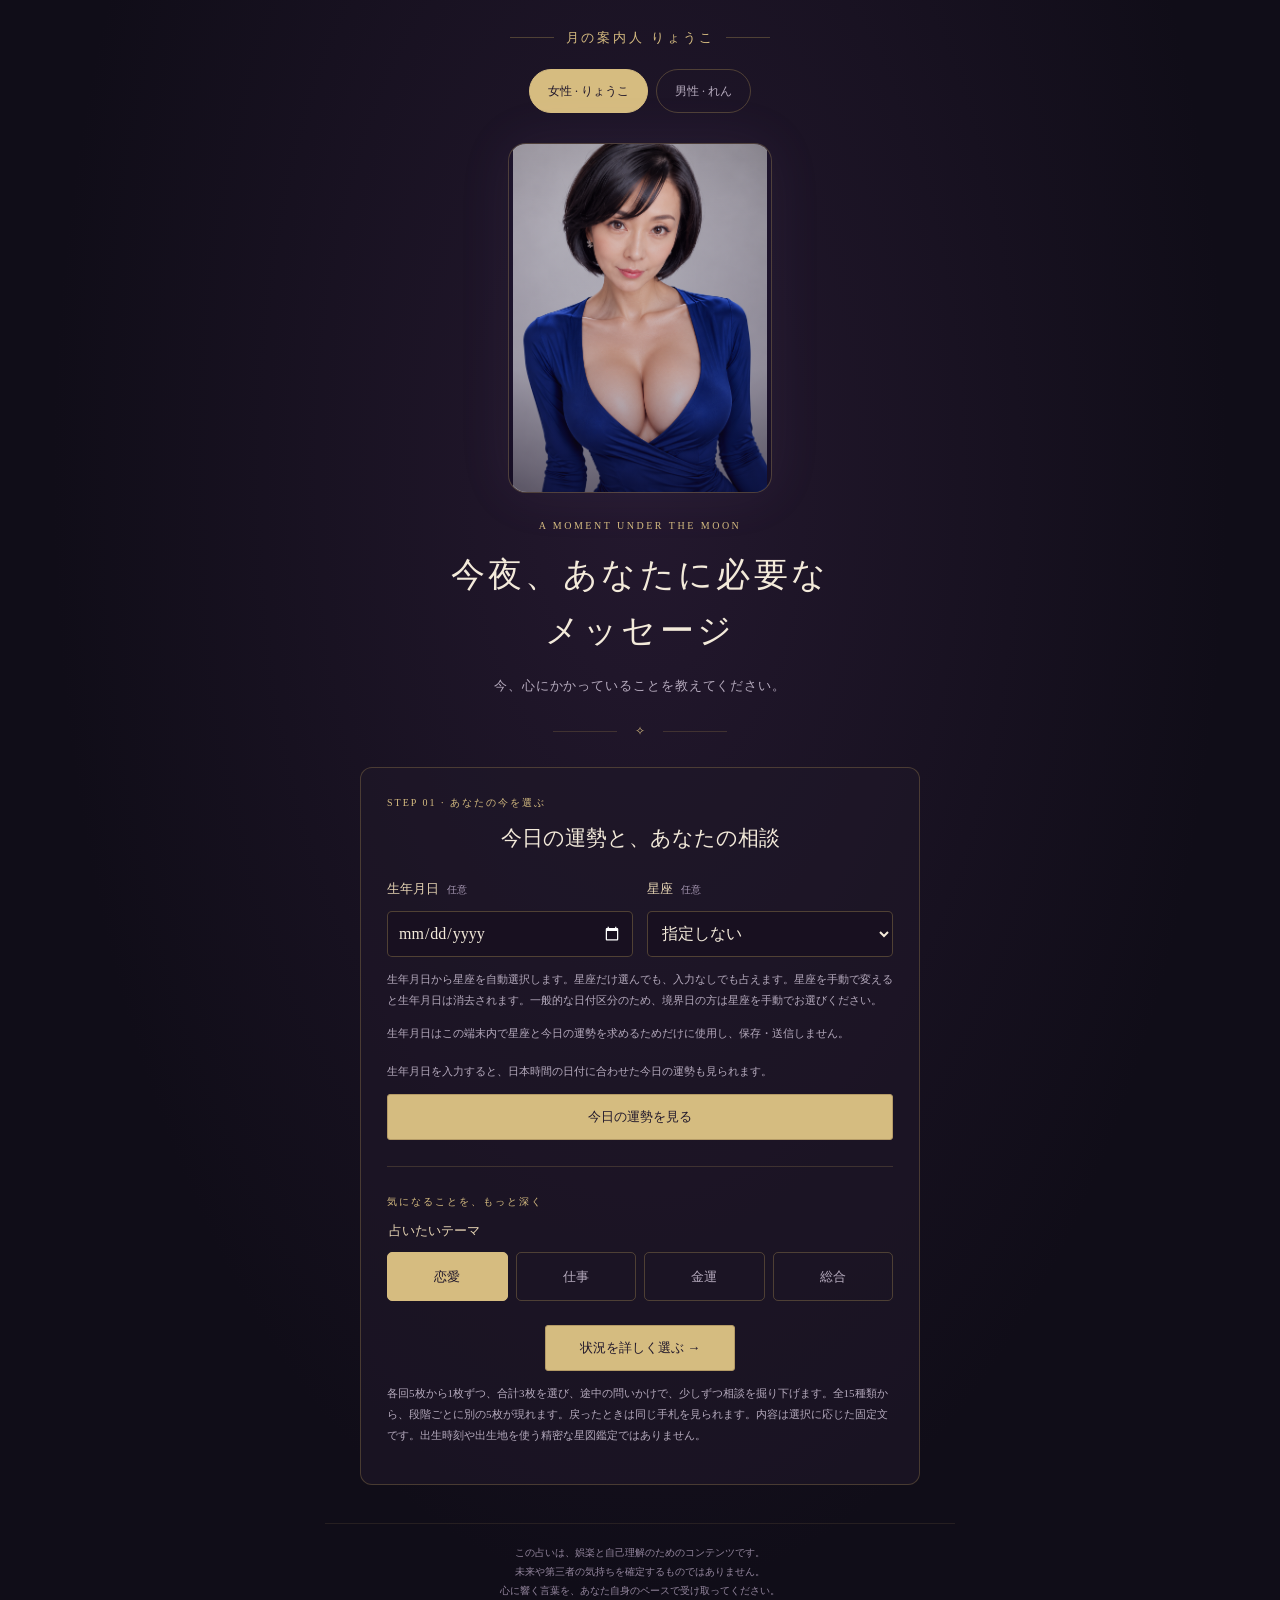
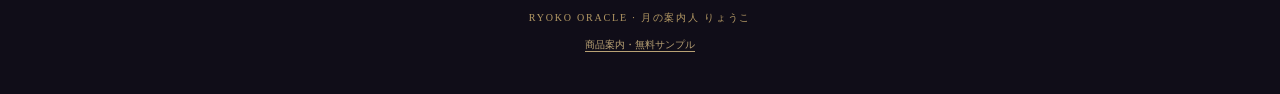
<file: index.html>
<!DOCTYPE html>
<html lang="ja">
<head>
<meta charset="utf-8">
<meta name="viewport" content="width=device-width, initial-scale=1">
<meta name="theme-color" content="#14101f">
<title>月の案内人 りょうこ｜今夜、あなたに必要なメッセージ</title>
<style>
.journey-progress{list-style:none;display:flex;gap:8px;max-width:560px;margin:0 auto 24px;padding:0}.journey-progress li{flex:1;border-bottom:1px solid #a68a5340;padding:8px 2px;color:#a496af;font-size:11px}.journey-progress li.active{color:#efd69e;border-color:#d6bc80}.journey-progress li.done{color:#c9b88f}.journey-response{border-top:1px solid #a68a5340;margin-top:28px;padding-top:24px;text-align:left}.journey-response fieldset{border:0;padding:0;margin:0;min-width:0}.journey-response legend{font-size:15px;color:#e8d3a8;margin-bottom:18px}.journey-response .action{width:100%;margin-top:22px;white-space:normal}.reading-path{display:flex;gap:8px;list-style:none;padding:0;margin:0 0 26px;flex-wrap:wrap}.reading-path li{flex:1;min-width:80px;text-align:center;font-size:11px;color:#d6bc80;border:1px solid #a68a535e;border-radius:5px;padding:10px 6px}.journey-description{font-size:12px;color:#c0b2ca;line-height:1.9;margin:0 0 22px}

.detail-options{display:grid;grid-template-columns:minmax(0,1fr);gap:10px}.detail-options .theme-option span{text-align:left;padding:14px 16px;line-height:1.6}.result-summary{color:#b5aabd;font-size:12px;line-height:1.9;border-bottom:1px solid #ae925533;padding-bottom:18px;margin:0 0 24px;overflow-wrap:anywhere}.selection-perspective{font-size:12px;color:#b5aabd;margin:-12px 0 24px}.reflection-note{color:#d6bc80;font-size:12px;line-height:1.9;margin:22px 0 0}#detail-heading:focus{outline:none}.result h2{text-wrap:balance}

/* 元画像は加工せず、表示時だけ深紫の陰影を重ねる。 */
.portrait:after{content:"";position:absolute;inset:0;pointer-events:none;background:linear-gradient(180deg,#21102e1f,#1a0c303d 65%,#11081f88);border-radius:inherit}
.reading-setup{max-width:560px;margin:0 auto;text-align:left;border:1px solid #ae925351;border-radius:12px;padding:26px;background:#201729a6}.step-label{color:var(--gold);font-size:10px;letter-spacing:.2em;margin:0 0 8px}.reading-setup h2,.selection-heading{font-size:21px;font-weight:400;margin:0 0 20px;text-align:center}.reading-setup fieldset{border:0;padding:0;margin:0 0 24px;min-width:0}.reading-setup legend,.field-label{font-size:13px;display:block;color:#e5d3b3;margin-bottom:10px}.theme-options{display:grid;grid-template-columns:repeat(4,minmax(0,1fr));gap:8px}.theme-option{position:relative;cursor:pointer}.theme-option input{position:absolute;opacity:0;width:1px;height:1px}.theme-option span{display:block;text-align:center;border:1px solid #a68a535e;border-radius:5px;padding:12px 4px;color:#b5aabd;font-size:13px}.theme-option input:checked+span{background:#d6bc80;color:#21182b;border-color:#d6bc80}.theme-option input:focus-visible+span{outline:2px solid #f5dba0;outline-offset:3px}.optional{font-size:10px;color:#a798b3;margin-left:8px}.profile-grid{display:grid;grid-template-columns:minmax(0,1fr) minmax(0,1fr);gap:14px}input[type=date],select{width:100%;min-width:0;max-width:100%;min-height:46px;padding:8px 10px;border:1px solid #a68a5366;border-radius:5px;background:#181020;color:#f3eada;font-family:inherit;font-size:16px}input:focus-visible,select:focus-visible{outline:2px solid #d6bc80;outline-offset:3px}.form-note{font-size:11px;color:#b5aabd;line-height:1.9;margin:12px 0}.start-reading{display:block;margin:22px auto 0;min-width:190px}.selection-heading{margin-bottom:8px!important}.selection-context{color:var(--gold);font-size:12px;margin:0 0 22px;letter-spacing:.1em}.change-settings{display:block;background:transparent;border:0;color:#b5aabd;font-size:12px;margin:18px auto 0;padding:8px;min-height:44px;text-decoration:underline;text-underline-offset:4px}#reading section+section{margin-top:28px}#reading h3{color:#d6bc80;font-size:13px;letter-spacing:.04em;font-weight:400;margin:0 0 10px}#reading p{margin:0}.result-label{overflow-wrap:anywhere}#setup-heading:focus,#selection-heading:focus,#result-title:focus{outline:none}@media(max-width:480px){.reading-setup{padding:24px 18px}.profile-grid{grid-template-columns:minmax(0,1fr)}.theme-options{grid-template-columns:repeat(2,minmax(0,1fr))}}

.guide-switch{display:flex;justify-content:center;gap:8px;margin:20px auto 0;flex-wrap:wrap}.guide-switch button{border:1px solid #a68a535e;border-radius:30px;color:#b5aabd;background:transparent;padding:9px 18px;min-height:44px;font-size:12px}.guide-switch button[aria-pressed="true"]{background:#d6bc80;color:#21182b;border-color:#d6bc80}

:root{color-scheme:dark;--gold:#d6bc80;--muted:#b5aabd;--ink:#f3eada}*{box-sizing:border-box}body{margin:0;background:#100d18;color:var(--ink);font-family:"Yu Mincho","Hiragino Mincho ProN",serif;line-height:1.8;background-image:radial-gradient(ellipse at 50% 28%,#37234480,transparent 65%)}button{font:inherit;cursor:pointer}button:focus-visible{outline:2px solid #f5dba0;outline-offset:6px}[hidden]{display:none!important}.shell{max-width:1000px;margin:auto;padding:26px 24px 32px;text-align:center}.brand{display:flex;align-items:center;justify-content:center;gap:12px;color:var(--gold);font-size:13px;letter-spacing:.22em}.brand:before,.brand:after{content:"";height:1px;width:44px;background:#b79b5855}.portrait{position:relative;width:264px;height:350px;margin:30px auto 24px;border-radius:18px;border:1px solid #a58a575e;overflow:hidden;background:radial-gradient(ellipse at 50% 35%,#66517b55,transparent 70%),#1c142a;box-shadow:0 0 55px #a278c315}.portrait img{width:100%;height:100%;object-fit:contain;display:block}.placeholder{height:100%;display:flex;flex-direction:column;align-items:center;justify-content:center;gap:14px;color:var(--gold)}.moon{font-size:76px;line-height:1;text-shadow:0 0 28px #d6bc8055}.placeholder small{font-size:10px;letter-spacing:.2em;color:#b6a6c3}.eyebrow{color:var(--gold);letter-spacing:.25em;font-size:10px;margin:0 0 12px}h1{font-size:clamp(23px,4.4vw,34px);font-weight:400;letter-spacing:.1em;line-height:1.65;margin:0 0 14px}.intro{color:var(--muted);font-size:13px;letter-spacing:.07em;margin:0}.divider{color:var(--gold);font-size:12px;margin:24px 0;display:flex;justify-content:center;align-items:center;gap:18px}.divider:before,.divider:after{content:"";width:64px;height:1px;background:#aa90513d}.cards{display:grid;grid-template-columns:repeat(3,minmax(0,1fr));gap:20px;max-width:630px;margin:0 auto}.card{border:1px solid #b69a5c73;background:linear-gradient(145deg,#352341,#1a1426 70%);color:var(--gold);border-radius:70px 70px 6px 6px;padding:12px;min-width:0;aspect-ratio: .7;position:relative;transition:transform .25s,box-shadow .25s,border-color .25s}.card:before{content:"";position:absolute;inset:7px;border:1px solid #a68a5340;border-radius:64px 64px 3px 3px;pointer-events:none}.card:hover{transform:translateY(-5px);border-color:var(--gold);box-shadow:0 12px 32px #0005,0 0 22px #c6a06618}.card-inner{height:100%;display:flex;flex-direction:column;align-items:center;justify-content:center}.card svg{width:64px;height:76px;max-width:75%;fill:none;stroke:currentColor;stroke-width:1.15}.letter{font-size:19px;letter-spacing:.14em;margin-top:18px}.motif{font-size:10px;color:#b7a9c3;letter-spacing:.15em}.hint{font-size:11px;color:#95879f;margin:20px 0 0;letter-spacing:.1em}.result{max-width:560px;margin:0 auto;border:1px solid #ae925351;border-radius:8px;background:linear-gradient(145deg,#2b2037b0,#191321);padding:28px 30px}.result-label{color:var(--gold);font-size:12px;letter-spacing:.18em;margin:0 0 12px}.result h2{font-size:24px;font-weight:400;margin:0 0 18px;color:#e7d1a0}.reading{text-align:left;font-size:15px;line-height:2.25;letter-spacing:.06em;margin:0}.actions{display:flex;justify-content:center;gap:12px;flex-wrap:wrap;margin-top:26px}.action{border:1px solid #b49a66;border-radius:3px;padding:10px 22px;background:#d5bc80;color:#21182b;font-size:13px;min-height:44px}.action.secondary{background:transparent;color:var(--gold);border-color:#a68a535e}.action:hover{filter:brightness(1.12)}footer{border-top:1px solid #b3975d22;max-width:630px;margin:38px auto 0;padding-top:19px}footer p{color:#95879f;font-size:10px;line-height:1.9;margin:0 0 8px}footer .signature{color:#b59a65;letter-spacing:.18em;font-size:10px}noscript p{color:var(--gold)}@media(max-width:480px){.shell{padding:22px 20px 24px}.portrait{width:236px;height:314px;margin:25px auto 22px}.moon{font-size:60px}.placeholder small{font-size:8px}h1{font-size:23px;letter-spacing:.045em}.intro{font-size:12px}.cards{gap:10px}.card{padding:9px;aspect-ratio:.59;border-radius:55px 55px 5px 5px}.card:before{inset:5px;border-radius:50px 50px 3px 3px}.card svg{width:44px;height:58px}.letter{margin-top:12px;font-size:17px}.motif{font-size:9px;letter-spacing:.05em}.divider{margin:22px 0}.result{padding:24px 22px}.result h2{font-size:21px}.reading{font-size:14px}.actions{gap:10px}.action{padding:10px 16px}footer{margin-top:30px}}@media(prefers-reduced-motion:reduce){.card{transition:none}}

/* Five richly illustrated cards. On small screens, three above and two centered below. */
.cards{grid-template-columns:repeat(5,minmax(0,1fr));gap:16px;max-width:870px;padding:8px 0 10px}
.card{isolation:isolate;aspect-ratio:.61;padding:0;overflow:hidden;border-radius:12px;border:1px solid #cfb576b0;background:radial-gradient(ellipse at 50% 30%,#79539c,#201329 75%);box-shadow:0 8px 24px #0006,inset 0 0 0 3px #1a1020;transition:transform .25s,box-shadow .25s,border-color .25s}
.card:before{inset:5px;border:1px solid #f0d49b85;border-radius:8px;z-index:3;pointer-events:none}
.card:after{content:"";position:absolute;inset:0;z-index:1;background:linear-gradient(180deg,#0805110a 30%,#10091922 48%,#100919e8 85%);pointer-events:none}
.card-art{opacity:0;position:absolute;inset:0;width:100%;height:100%;object-fit:cover;object-position:center;z-index:0}
.card-fallback{position:absolute;inset:0;display:grid;place-items:center;padding-bottom:35px;background:radial-gradient(circle at 50% 35%,#d2aa6030,transparent 48%)}
.card-fallback svg{width:62%;height:55%;max-width:none;fill:none;stroke:#edce8e;stroke-width:1.2;filter:drop-shadow(0 0 12px #d6bc80aa)}
.card.has-art .card-art{opacity:1}.card.has-art .card-fallback{visibility:hidden}.card-star{background-color:#122c41}.card-key{background-color:#40215a}.card-rose{background:radial-gradient(ellipse at 50% 30%,#9a3b66,#250f26 75%)}.card-mirror{background:radial-gradient(ellipse at 50% 30%,#285d62,#101e27 75%)}
.card-ornament{position:absolute;top:10px;left:0;right:0;z-index:2;color:#ffe6b1;text-shadow:0 0 10px #c99c57;font-size:13px;line-height:1.2}
.card-caption{position:absolute;bottom:14px;left:8px;right:8px;z-index:2;display:flex;flex-direction:column;align-items:center;text-shadow:0 2px 7px #000}
.card-caption .letter{font-size:12px;letter-spacing:.22em;margin:0 0 3px;color:#ead3a0;line-height:1.4}.card-caption .motif{font-size:20px;letter-spacing:.16em;color:#f6e6c6;line-height:1.5}.card-english{font-size:8px;letter-spacing:.2em;color:#cdbb98;margin-top:3px;line-height:1.3}
@media(hover:hover) and (pointer:fine){.card:hover{transform:translateY(-8px);border-color:#ffe2a7;box-shadow:0 16px 35px #0008,0 0 22px #d6bc8033}}
@media(max-width:600px){.cards{grid-template-columns:repeat(6,minmax(0,1fr));gap:12px 10px;max-width:410px}.card{grid-column:span 2;aspect-ratio:.61;border-radius:10px}.card:nth-child(4){grid-column:2 / span 2}.card:nth-child(5){grid-column:4 / span 2}.card:before{inset:4px;border-radius:6px}.card-caption{bottom:11px}.card-caption .motif{font-size:clamp(15px,4.6vw,18px);letter-spacing:.08em;white-space:nowrap}.card-caption .letter{font-size:10px}.card-english{font-size:7px}.card-ornament{top:9px;font-size:11px}}
@media(prefers-reduced-motion:reduce){.card{transition:none}}

.daily-entry{margin:18px 0 0}.daily-entry .action{width:100%}.daily-result{margin:24px 0;padding:22px 18px;border:1px solid #c9aa6680;border-radius:10px;background:radial-gradient(ellipse at top,#6c427331,transparent 70%),#191321;overflow-wrap:anywhere}.daily-result time{font-size:12px;color:#c3b39a}.daily-result h3{font-size:22px;font-weight:400;line-height:1.7;color:#e8c98c;margin:14px 0}.daily-result>p:not(.step-label):not(.form-note){font-size:14px;line-height:2}.daily-details{margin:22px 0;font-size:13px;line-height:2}.daily-details dt{color:#dfc080;margin:16px 0 5px}.daily-details dd{margin:0;color:#d5cbdc}.daily-lucky{border-top:1px solid #b3975d33;padding-top:6px}.daily-lucky p{font-size:11px;color:#b6a8c1;margin:14px 0}.daily-lucky span{display:block;font-size:14px;color:#e8d4ac;margin-top:4px}.deep-entry{border-top:1px solid #a68a5340;padding-top:26px;margin-top:26px}#daily-title:focus{outline:none}
.cards[data-phase="1"] .card{border-color:#a9c7b5}.cards[data-phase="1"] .card:before{border-color:#b2e2cb66}.cards[data-phase="2"] .card{border-color:#e8be72}.cards[data-phase="2"] .card:before{border-color:#f5d199a0}.reading-path li{padding:7px;min-width:0}.reading-path img{display:block;width:100%;aspect-ratio:2 / 3;object-fit:cover;border-radius:4px;margin:0 0 8px}.reading-path span{display:block;font-size:10px;line-height:1.7}
.commerce-teaser{margin-top:28px;padding:24px 18px;background:#2a1e35;border:1px solid #c5a56e60;border-radius:8px;text-align:left}.commerce-teaser h3{font-weight:400;font-size:20px;line-height:1.7;color:#e7cda0;margin:0 0 12px}.commerce-teaser>p:not(.eyebrow){font-size:13px;color:#c5b4ce;line-height:2}.commerce-teaser .action{display:block;text-align:center;text-decoration:none;margin-top:18px}.commerce-teaser .commerce-note{font-size:10px!important;margin:12px 0 0}.commerce-footer{color:#b8a174;text-underline-offset:3px}
</style>
</head>
<body data-guide="ryoko">
<main class="shell">
<div class="brand" id="guide-name" aria-live="polite">月の案内人 りょうこ</div>
<div class="guide-switch" role="group" aria-label="占い師を選ぶ">
<button type="button" data-guide="ryoko" aria-pressed="true">女性 · りょうこ</button>
<button type="button" data-guide="ren" aria-pressed="false">男性 · れん</button>
</div>
<div class="portrait">
<div class="placeholder" id="placeholder" role="img" aria-label="りょうこの画像の代わりに、静かな月のモチーフを表示しています"><span class="moon" aria-hidden="true">☾</span><small>月の案内人 りょうこ</small></div>
<img id="portrait" alt="月の案内人 りょうこ" hidden>
</div>
<p class="eyebrow">A MOMENT UNDER THE MOON</p>
<h1>今夜、あなたに必要な<br>メッセージ</h1>
<p class="intro" id="intro">今、心にかかっていることを教えてください。</p>
<div class="divider" aria-hidden="true">✧</div>
<form id="reading-setup" class="reading-setup" autocomplete="off">
<p class="step-label">STEP 01 · あなたの今を選ぶ</p>
<h2 id="setup-heading" tabindex="-1">今日の運勢と、あなたの相談</h2>

<div class="profile-grid"><div><label class="field-label" for="birthday">生年月日<span class="optional">任意</span></label><input type="date" id="birthday" aria-describedby="profile-note privacy-note"></div>
<div><label class="field-label" for="zodiac">星座<span class="optional">任意</span></label><select id="zodiac" aria-describedby="profile-note"><option value="">指定しない</option></select></div></div>
<p id="profile-note" class="form-note">生年月日から星座を自動選択します。星座だけ選んでも、入力なしでも占えます。星座を手動で変えると生年月日は消去されます。一般的な日付区分のため、境界日の方は星座を手動でお選びください。</p>
<p id="privacy-note" class="form-note">生年月日はこの端末内で星座と今日の運勢を求めるためだけに使用し、保存・送信しません。</p>
<div class="daily-entry"><p class="form-note">生年月日を入力すると、日本時間の日付に合わせた今日の運勢も見られます。</p><button class="action" id="show-daily" type="button">今日の運勢を見る</button><p class="form-note" id="daily-status" role="status" aria-live="polite"></p></div>
<section id="daily-result" class="daily-result" aria-labelledby="daily-title" hidden>
<p class="step-label">YOUR DAILY MESSAGE</p><time id="daily-date"></time>
<h3 id="daily-title" tabindex="-1"></h3>
<p id="daily-overall"></p>
<dl class="daily-details"><dt>恋愛</dt><dd id="daily-love"></dd><dt>仕事</dt><dd id="daily-work"></dd><dt>金運</dt><dd id="daily-money"></dd></dl>
<div class="daily-lucky"><p>ラッキーカラー<span id="daily-color"></span></p><p>今日の小さな行動<span id="daily-action"></span></p></div>
<p class="form-note">日本時間の午前0時に切り替わります。生年月日と日付に応じた固定文の組み合わせで、未来を保証するものではありません。</p>
</section>
<div class="deep-entry"><p class="step-label">気になることを、もっと深く</p><fieldset><legend>占いたいテーマ</legend><div class="theme-options">
<label class="theme-option"><input type="radio" name="theme" value="love" checked><span>恋愛</span></label>
<label class="theme-option"><input type="radio" name="theme" value="work"><span>仕事</span></label>
<label class="theme-option"><input type="radio" name="theme" value="money"><span>金運</span></label>
<label class="theme-option"><input type="radio" name="theme" value="general"><span>総合</span></label>
</div></fieldset></div>
<button class="action start-reading" type="submit">状況を詳しく選ぶ <span aria-hidden="true">→</span></button>
<p class="form-note">各回5枚から1枚ずつ、合計3枚を選び、途中の問いかけで、少しずつ相談を掘り下げます。全15種類から、段階ごとに別の5枚が現れます。戻ったときは同じ手札を見られます。内容は選択に応じた固定文です。出生時刻や出生地を使う精密な星図鑑定ではありません。</p>
</form>
<form id="reading-details" class="reading-setup" autocomplete="off" hidden>
<p class="step-label">STEP 02 · 悩みをもう少し深く</p>
<h2 id="detail-heading" tabindex="-1">今のあなたに近いものは？</h2>
<p class="selection-context" id="detail-context"></p>
<fieldset><legend>今の状況をひとつ選んでください</legend><div class="detail-options" id="situation-options"></div></fieldset>
<fieldset><legend>いちばん気になるのは、どんなことですか？</legend><p class="form-note" id="concern-placeholder">先に上の「今の状況」を選ぶと、具体的な相談が表示されます。</p><div class="detail-options" id="perspective-options"></div></fieldset>
<p class="form-note">今の気持ちにいちばん近いもので大丈夫です。途中の読み解きを受けて、さらに気持ちや進み方を選んでいきます。</p>
<button class="action start-reading" type="submit">この内容でカードを選ぶ <span aria-hidden="true">→</span></button>
<button type="button" class="change-settings" id="details-back">テーマ・星座の選択に戻る</button>
</form>
<ol class="journey-progress" id="journey-progress" aria-label="3枚のリーディングの進行状況" hidden><li>1 · 今のあなた</li><li>2 · 気持ちの奥</li><li>3 · 次の一歩</li></ol>
<section id="selection" aria-label="5枚のカードから1枚を選ぶ" hidden>
<p class="step-label" id="card-stage-label">3枚のリーディング · 1 / 3</p>
<h2 class="selection-heading" id="selection-heading" tabindex="-1">あなたが惹かれる一枚は？</h2>
<p class="selection-context" id="selection-context"></p>
<p class="selection-perspective" id="selection-perspective"></p>
<div class="cards">
<button class="card card-moon" type="button" data-card="A" aria-label="カードA、月を選ぶ">
<img class="card-art" src="assets/card-moon.webp" alt="" decoding="async" loading="lazy">
<span class="card-fallback" aria-hidden="true"><svg viewBox="0 0 64 76"><path d="M43 13a25 25 0 1 0 9 43A26 26 0 0 1 43 13Z"/><path d="m48 24 2 5 5 2-5 2-2 5-2-5-5-2 5-2Z"/></svg></span>
<span class="card-ornament" aria-hidden="true">✦</span>
<span class="card-caption"><span class="letter">A</span><span class="motif">月</span><span class="card-english">MOON</span></span>
</button>
<button class="card card-star" type="button" data-card="B" aria-label="カードB、星を選ぶ">
<img class="card-art" src="assets/card-star.webp" alt="" decoding="async" loading="lazy">
<span class="card-fallback" aria-hidden="true"><svg viewBox="0 0 64 76"><path d="m32 10 6 20 20 8-20 7-6 21-6-21-20-7 20-8Z"/><path d="m32 23 3 12 10 3-10 3-3 12-3-12-10-3 10-3Z"/></svg></span>
<span class="card-ornament" aria-hidden="true">✦</span>
<span class="card-caption"><span class="letter">B</span><span class="motif">星</span><span class="card-english">STAR</span></span>
</button>
<button class="card card-key" type="button" data-card="C" aria-label="カードC、鍵を選ぶ">
<img class="card-art" src="assets/card-key.webp" alt="" decoding="async" loading="lazy">
<span class="card-fallback" aria-hidden="true"><svg viewBox="0 0 64 76"><circle cx="32" cy="23" r="13"/><circle cx="32" cy="23" r="6"/><path d="M29 36v29h6V54h10v-7H35V36M25 65h14"/></svg></span>
<span class="card-ornament" aria-hidden="true">✦</span>
<span class="card-caption"><span class="letter">C</span><span class="motif">鍵</span><span class="card-english">KEY</span></span>
</button>
<button class="card card-rose" type="button" data-card="D" aria-label="カードD、薔薇を選ぶ">
<img class="card-art" src="assets/card-rose.webp" alt="" decoding="async" loading="lazy">
<span class="card-fallback" aria-hidden="true"><svg viewBox="0 0 64 76"><path d="M32 38C10 38 9 18 24 17c1-12 17-12 19 0 15 0 15 20-11 21Zm0 0v28m0-15C19 39 16 48 20 52c4 4 9 4 12 3m0 4c12-16 21-12 16-5-4 6-11 8-16 8"/><path d="M23 21c0 13 18 15 19-1m-14-4c-2 10 8 12 11 4"/></svg></span>
<span class="card-ornament" aria-hidden="true">✦</span>
<span class="card-caption"><span class="letter">D</span><span class="motif">薔薇</span><span class="card-english">ROSE</span></span>
</button>
<button class="card card-mirror" type="button" data-card="E" aria-label="カードE、鏡を選ぶ">
<img class="card-art" src="assets/card-mirror.webp" alt="" decoding="async" loading="lazy">
<span class="card-fallback" aria-hidden="true"><svg viewBox="0 0 64 76"><ellipse cx="32" cy="27" rx="19" ry="23"/><ellipse cx="32" cy="27" rx="14" ry="18"/><path d="M28 50v19h8V50M25 69h14m-16-43 13-13m-9 26 14-14"/></svg></span>
<span class="card-ornament" aria-hidden="true">✦</span>
<span class="card-caption"><span class="letter">E</span><span class="motif">鏡</span><span class="card-english">MIRROR</span></span>
</button>
</div>
<p class="hint">今回現れた5枚から、今いちばん心が惹かれるものを。</p>
<button type="button" class="change-settings" id="card-back" hidden>前の読み解きに戻る</button>
<button type="button" class="change-settings" id="change-settings">状況・知りたいことを変更する</button>
</section>
<section id="result" class="result" aria-labelledby="result-title" hidden>
<p class="result-label" id="result-label"></p>
<h2 id="result-title" tabindex="-1"></h2>
<p class="result-summary" id="result-summary"></p>
<div class="reading" id="reading"></div>
<form id="journey-response" class="journey-response" autocomplete="off" hidden>
<fieldset><legend id="journey-question"></legend><div id="journey-options" class="detail-options"></div></fieldset>
<button type="submit" class="action" id="continue-reading"></button>
</form>
<button type="button" class="change-settings" id="journey-back">ひとつ前に戻る</button>
<p class="reflection-note" id="reflection-note" hidden>今夜、結論を出さなくても構いません。残しておきたい問いをひとつ、持ち帰ってください。</p>
<div class="actions" id="final-actions" hidden><button class="action" id="again" type="button">3枚をもう一度引く</button><button class="action secondary" id="reconsider" type="button">相談を選び直す</button><button class="action secondary" id="home" type="button">最初に戻る</button></div>
<aside class="commerce-teaser" id="product-teaser" aria-label="恋愛カード占いPDFの無料サンプル" hidden><p class="eyebrow">LOVE CARD DIVINATION</p><h3>3枚が導く、これから7日間の恋模様。</h3><p>恋の現状・7日間の流れ・開運の一手を読む、恋愛カード占いPDFを改訂しています。各5択・3段階の詳しい結果と状況別の補足を収録。無料サンプルで5択の現状占いを試せます。</p><a class="action secondary" href="shop/" target="_blank" rel="noopener">無料の5択占いを試す</a><p class="commerce-note">本編は改訂のため販売準備中です。無料のWeb占いはこのまま使えます。</p></aside>
</section>
<noscript><p>カードを選ぶには、ブラウザのJavaScriptを有効にしてください。</p></noscript>
<footer><p>この占いは、娯楽と自己理解のためのコンテンツです。<br>未来や第三者の気持ちを確定するものではありません。<br>心に響く言葉を、あなた自身のペースで受け取ってください。</p><p class="signature">RYOKO ORACLE · 月の案内人 りょうこ</p><p><a class="commerce-footer" href="shop/" target="_blank" rel="noopener">商品案内・無料サンプル</a></p></footer>
</main>
<script>
'use strict';
// テーマ・カード・星座の組み合わせで固定文を表示。生年月日は送信・保存しない。
const themes = {love:'恋愛',work:'仕事',money:'金運',general:'総合'};
const motifs = {A:'月',B:'星',C:'鍵',D:'薔薇',E:'鏡'};
const readings = {
love:{
 A:['本音を、静かな場所で見つめる',
 '月のカードは、誰かの答えを待つ前に、自分の気持ちに居場所をつくる時間の象徴です。返信の速さや短い言葉だけで、関係のすべてを判断していませんか。今夜は「相手はどう思うか」から少し離れて、「私はどんな関係なら安心できるか」を考えてみましょう。',
 '寂しさと、相手への愛情は、似ていても別の気持ちです。会いたいのか、安心する言葉がほしいのか、ひとりになるのが怖いのか。気持ちを分けてみると、伝えたいことが少し具体的になります。出会いを探している方も、無理に魅力的に見せようとせず、自然に話せる相手や場所に目を向けてみてください。',
 '今夜は「私は、こんなときに大切にされていると感じる」を三つ書いてみましょう。伝えたい相手がいるなら、責める言い方より「私はこう感じた」「こうしてもらえると嬉しい」をひとつ選んで。すぐに送らず、一晩置いて読み直しても大丈夫です。関係を急がず、自分の安心も同じくらい大切にしてください。'],
 B:['ときめきを、小さな会話に変える',
 '星のカードは、大きな進展よりも、ふたりの間にある小さな明るさを見つける象徴です。恋愛の正解を探すほど、自然な会話まで試験のように感じることがあります。気の利いた言葉を探す前に、あなたが素直に面白いと思ったことを分かち合うところから始めてみませんか。',
 '相手に好かれるために、自分の趣味や意見を小さくしていないか振り返ってみましょう。違いがあることと、合わないことは同じではありません。相手の話を聞く余白と、自分の話をする余白、その両方があるかがひとつの手がかりです。出会いを求めるなら、好きなことを無理なく楽しめる場を候補にしてみてください。',
 '気になった景色や作品について、一文だけ自分の言葉で残してみましょう。連絡できる関係なら、返事を試すような質問ではなく「これを見て、あなたの話を思い出した」といった自然な共有も選択肢です。会話を続けることだけを目標にせず、自分も楽しく話せたかを確かめてみてください。'],
 C:['心の扉には、あなたの鍵を',
 '鍵のカードは、関係を進める勇気と、自分の境界を守る勇気の両方を表しています。好きだからこそ、断りにくくなることもあるでしょう。でも、すべてに応えることだけが思いやりではありません。あなたが安心して「はい」と言える条件を、まずあなた自身が知ることが大切です。',
 '曖昧なままにしている約束や、話題にしづらい違和感はありませんか。相手の気持ちを推測するより、実際に起きたことと、それをどう受け取ったかを分けてみましょう。出会いの場でも、急いで信頼を示す必要はありません。小さな約束を守り合えるか、断ったときも尊重されるかを、時間をかけて見てよいのです。',
 '「今はできないこと」と「代わりにできること」をひとつずつ書いてください。たとえば、遅い時間には会えなくても、休日のお茶なら会えるという伝え方です。答えを急かされるときは、その場で決めず持ち帰っても構いません。自分のペースを言葉にすることが、無理の少ない関係を考える一歩になります。']
},
work:{
 A:['立ち止まる時間も、仕事のうち',
 '月のカードは、走り続ける手を少し休め、見えにくくなった負担を照らす象徴です。仕事が進まないとき、能力や努力だけを原因にしていませんか。依頼が曖昧だったり、割り込みが多かったり、休息が足りなかったり。自分を評価する前に、取り組む条件を見直す余地があるかもしれません。',
 '今日の仕事を「自分で決められること」「相談が必要なこと」「今は変えにくいこと」に分けてみましょう。全部を同じ熱量で抱えると、着手する順番が見えなくなります。周囲の期待を想像して仕事を増やすより、求められる完成度と期限を確かめることが、落ち着いて進める助けになる場合があります。',
 '明日の最初の十五分にやる作業を、ひとつだけ具体的に書いてください。「資料を完成」ではなく「見出しを三つ並べる」くらいで十分です。相談が必要なら、困っている点と確認したい点を一行ずつ用意して。休む時間も予定に入れ、無理を続けることを前提にしない働き方を探してみましょう。'],
 B:['得意の芽を、見える形に',
 '星のカードは、普段は当たり前にしている工夫へ光を当てる象徴です。目立つ成果だけを数えると、あなたが積み重ねている調整や気配りが見えなくなることがあります。誰かの役に立ったこと、少し楽にできるようになったことを、今夜は小さな実績として拾ってみましょう。',
 '得意なことは、苦労せずできるからこそ価値に気づきにくいものです。説明を整理する、抜け漏れを見つける、話を落ち着いて聞く。役職や数字だけでは表せない力もあります。一方で、得意だからと依頼を引き受けすぎていないかも確認を。役立てる場面と、自分の負担の釣り合いを一緒に考えてください。',
 '最近うまくいった場面をひとつ選び、「何を工夫したか」「誰のどんな助けになったか」を短く書いてみましょう。余裕があれば、その工夫を次の仕事で一度試すか、共有できる相手に伝えてみてください。評価をすぐに得るためではなく、自分の強みを再現できる形にしていくことが今夜の小さな一歩です。'],
 C:['次の一歩を、試せる大きさに',
 '鍵のカードは、変化を一度に決めず、小さな試行で扉の向こうを確かめる象徴です。転職、新しい役割、学び直し。気になる選択肢があると、今すぐ決断しなければと感じるかもしれません。でも、情報を集めることと、実際に大きく動くことは、別々の段階でよいのです。',
 '今の場所から離れたい理由と、次の場所で得たいものを書き分けてみましょう。不満を減らすだけでは見つからない希望が見えてくることがあります。収入、働く時間、学べること、周囲との関わり。その中で譲れないものと、調整できるものを分けると、他人の成功例に流されず比べやすくなります。',
 '今夜は「決める」代わりに「確かめる」行動をひとつ選びましょう。仕事内容を一件調べる、必要なスキルを書き出す、詳しい人への質問を準備する程度で構いません。費用や時間を大きく使う前に、小さく試せる形を探して。今日結論が出なくても、判断材料がひとつ増えれば意味のある前進です。']
},
money:{
 A:['お金にも、静かな棚卸しを',
 '月のカードは、増やす方法を急いで探す前に、今ある流れを落ち着いて見つめる象徴です。お金のことを考えると、使った自分を責めたり、漠然と不安になったりすることもあるでしょう。今夜は良し悪しを決めず、何に使っているかを知るための時間にしてみませんか。',
 '必要な支出、楽しみのための支出、よく分からないまま続いている支出を分けてみましょう。金額だけでなく、使った後の納得感にも注目してみてください。小さな楽しみをすべて削るより、使っていないサービスや重複している契約を見直す方が、生活の満足を守りやすい場合もあります。',
 '明細を一週間分だけ見て、「残したい支出」と「確認したい支出」をひとつずつ選んでください。すぐに解約や購入を決めず、利用状況や条件を確かめるところまでで十分です。占いを理由に投資や借入を決めず、数字と契約内容を確認しながら、あなたが続けられる管理の方法を考えていきましょう。'],
 B:['豊かさの基準を、自分の手に',
 '星のカードは、誰かの暮らしと比べるより、自分が満たされる使い方を見つける象徴です。同じ金額でも、心に残る買い物と、すぐに忘れてしまう買い物があります。値段の高さや周囲の評価から少し離れて、何があなたの日常を心地よくしたかを思い出してみてください。',
 'お金を使うことへの罪悪感と、買わないと取り残されそうな気持ち。その間で揺れることはありませんか。「欲しい」と「今、必要」は同じとは限りません。暮らしを守る支出を先に考えたうえで、無理のない楽しみの枠をつくると、毎回迷い続ける負担が小さくなるかもしれません。',
 '最近、払ってよかったと思うものをひとつ書き、その理由を言葉にしてみましょう。便利になったのか、学べたのか、誰かと時間を過ごせたのか。その理由を次の買い物の基準にしてみてください。欲しいものは一晩置いて考えるのも選択肢です。収入や利益を約束するカードではなく、納得できる使い方を探すためのヒントです。'],
 C:['未来の安心へ、小さな仕組みを',
 '鍵のカードは、気合いだけに頼らず、お金を扱う仕組みを整える象徴です。節約や貯蓄を続けられないと感じても、自分の意志の弱さと決めつけなくて大丈夫。収入の時期、支払いの日、確認する手間など、生活に合わない仕組みが負担になっている可能性もあります。',
 'まずは近いうちに必要になる支出と、急には使わないお金を分けて考えてみましょう。予定外の出費に備える余白も、安心につながる要素です。他人の貯蓄額を目標にするより、自分の生活費と収入の変動を見て、無理なく確保できる範囲を確かめてください。小さく始めて見直す方法でも構いません。',
 '今夜は次の支払日をひとつ確認して、カレンダーに印をつけてみましょう。余裕があれば、家計を確認する日を月に一度決めるのもよいでしょう。新しい金融商品を急いで選ぶ必要はありません。増やすことだけを目的にせず、条件やリスクを理解できる範囲で、暮らしの見通しを整えることを大切にしてください。']
},
general:{
 A:['満ちる前の、静かな余白',
 '月のカードは、答えを急がず、自分の心に耳を澄ませる時間の象徴です。周囲の予定や期待に合わせているうちに、疲れや本音を後回しにしていませんか。今夜は「もっと頑張るには」よりも、「今の私に足りていないものは何だろう」と、少し優しい問いを向けてみてください。',
 '休みたい気持ちと、何かを変えたい気持ちは、同時にあっても構いません。何もできない日を失敗と数えず、睡眠や食事、人と過ごす時間のどこに負担があるかを見てみましょう。大きな目標に向かう前に、日常の土台を整えることが、次に選びたいものを考える助けになるかもしれません。',
 '明日の予定から、急がなくてもよいことをひとつ見つけてください。空いた時間に何かを詰め込まず、お茶を飲む、窓の外を見る、早めに休むために使ってみましょう。余裕があれば、今日できたこともひとつ書いてみて。前に進む速さだけでなく、自分をいたわる選択にも目を向けてよいのです。'],
 B:['小さな光を、日常へ戻す',
 '星のカードは、遠くの理想だけでなく、身近な喜びを道しるべにする象徴です。やるべきことが続くと、好きなものに触れる時間さえ贅沢に感じることがあります。けれど、心が少し明るくなる瞬間は、今の自分が何を大切にしているかに気づく、小さな手がかりにもなります。',
 '最近「少し気になる」と思ったことを、上手にできるかどうかで消していませんか。本、音楽、散歩、料理。誰かに見せたり、成果にしたりしなくても楽しんでよいのです。昔好きだったものに今は惹かれなくても、それは失敗ではありません。今のあなたが心地よいと感じるものを、改めて探してみましょう。',
 '明日、十分だけ使えるとしたら何をしたいか、三つ書いてみてください。そのうち準備がいちばん少なく済むものをひとつ選びます。続ける約束はせず、一回試してみるだけで十分です。終わった後に「楽しかった」「少し疲れた」と感じたことも、そのまま受け止めて。あなたに合う過ごし方を知る材料にしてみましょう。'],
 C:['扉は、あなたの歩幅で開く',
 '鍵のカードは、自分で選べる小さな範囲へ目を向ける象徴です。変えたいことがいくつもあると、全部を一度に動かさなければと感じるかもしれません。今夜は大きな決断を迫る代わりに、「今日の自分でも試せること」をひとつ探してみませんか。扉の前で考える時間にも意味があります。',
 'やりたいこと、やった方がよいと思っていること、誰かに期待されていること。それぞれを書き分けると、自分の希望が見えやすくなる場合があります。迷いが残るのは、複数の大切なものを守ろうとしているからかもしれません。今すぐひとつに絞らず、必要な情報や支えを確かめてから選んで構いません。',
 '後回しにしていたことをひとつ選び、五分でできる最初の動作に分けてみましょう。調べる言葉をメモする、道具を机に出す、相談したいことを一行書く。終わったら、次まで続けるかは改めて決めてよいのです。他人の速さを基準にせず、自分が納得できる小さな選択を重ねることを、今夜の提案として受け取ってください。']
}
};
const extraReadings={
 love:{
  D:['優しさを、自分にも向けて',
   '薔薇のカードは、誰かを大切にする気持ちと、自分をいたわる気持ちの両方を象徴しています。相手が喜ぶことばかり考えて、あなたの願いが小さくなっていませんか。愛情を示すことと、無理な頼みを引き受けることは分けて考えてよいのです。心地よく差し出せる優しさの範囲を見つめてみましょう。',
   '尽くした分だけ同じ形で返ってきてほしいと感じることはありませんか。その願いを責めずに、どんな言葉や行動があると安心するのか具体的にしてみましょう。相手に求めることと、自分で満たせることを分けると、関係のすべてを相手の反応に預けずに済む場合があります。自分の楽しみや休息も大切にしてください。',
   '今夜は「してあげたいこと」と「してもらえると嬉しいこと」を一つずつ書いてみましょう。どちらも小さなことで構いません。伝えるなら、見返りを試す言葉ではなく、あなたの希望として短く。まだ伝えにくいときは、自分のために心地よい時間を一つ用意してみてください。優しさを一方通行にしない工夫を探しましょう。'],
  E:['映っているのは、事実と願い',
   '鏡のカードは、相手を見つめるまなざしの中に、自分の願いや不安も映っていると気づくための象徴です。同じ短い返事でも、気分によって違って感じることがあります。受け取った言葉と、そこから想像した意味をいったん分けてみましょう。カードが相手の本心を明かすわけではありません。',
   '「きっとこう思われている」と決めたくなるときは、その根拠となる出来事と、別の見方ができる可能性を並べてみてください。一方で、繰り返される不快な行動まで気のせいにする必要はありません。あなたがどう扱われているかと、その関係で安心できるかを、どちらも確かめることが大切です。',
   '気になるやり取りを一つだけ思い出し、「実際の言葉」「私の解釈」「確かめたいこと」に分けて書いてみましょう。必要なら、相手を試す聞き方ではなく、分からなかった点をそのまま質問する方法もあります。今日、結論が出なくても構いません。自分の解釈に気づけたことを、次に考える材料にしてください。']
 },
 work:{
  D:['一人で咲こうと、しすぎないで',
   '薔薇のカードは、成果を支える関係や環境へ目を向ける象徴です。一人でやり切ることだけを、仕事の価値にしていませんか。相談する、作業を分ける、助けてもらった点を伝える。そうした関わりも、仕事を続けるための力になります。今のあなたが頼れそうな人や仕組みを思い出してみましょう。',
   '周囲に気を配る人ほど、頼まれる仕事が増えても断りにくいことがあります。役に立てることと、引き受ける余力があることは別です。協力したい気持ちはそのままに、期限や優先順位を相談できるか考えてみてください。助けを求めることと、役割を放棄することを同じにしなくてよいのです。',
   '明日、一つだけ誰かに確認できることをメモしてみましょう。「この順番で進めてよいか」「どこまで仕上げれば十分か」といった具体的な問いが入口になります。協力してもらえたら、何が助かったかも一言にしてみてください。頑張る量を増やす以外にも、働きやすさを整える方法を探してみましょう。'],
  E:['期待と事実を、分けて見る',
   '鏡のカードは、仕事に対する評価や思い込みを確かめ直す象徴です。周りが求めている完成度と、あなたが自分に課している基準は同じでしょうか。「ここまでしなければ」と感じるとき、その条件が実際に示されたものかを振り返ってみてください。想像の期待を一人で背負っている場合もあります。',
   'うまくいかなかった仕事を、能力全体の評価に広げていないかも見てみましょう。準備の時間、説明の分かりやすさ、必要な情報の有無など、結果に影響した条件を分けて考える余地があります。よかった点も同じ細かさで拾うと、次に再現したい工夫と、相談したい問題を見つけやすくなります。',
   '最近の仕事を一件選び、実際に求められたこと、自分で上乗せしたこと、次回確認したいことを一行ずつ書いてみてください。不明な基準があれば、次の作業前に質問する準備を。自分を厳しく採点するためでなく、事実に基づいて仕事の進め方を調整する時間にしてみましょう。']
 },
 money:{
  D:['満たされる使い方を、育てる',
   '薔薇のカードは、金額だけでは測れない暮らしの満足へ目を向ける象徴です。お金を使うことをすべて悪いことにすると、楽しみも息苦しくなるかもしれません。生活を守る支出を確かめたうえで、何に使うと心地よさが続くのかを振り返ってみましょう。無理なく続けられる範囲を大切にしてください。',
   '人に喜んでほしくて使うお金と、自分が楽しむためのお金は、どちらもあってよいものです。ただ、断りづらさや見栄が支出を増やしていないかは確認してみましょう。気持ちを伝える方法は、買い物や贈り物だけではありません。金額を増やす以外にできることも並べて考えてみてください。',
   '最近の支出から「使ってよかった」と感じるものを一つ選び、理由を書いてみましょう。その理由を、これからの買い物の基準にしてみてください。誰かへの支出なら、自分の予算も守れているかを一緒に確認します。お金が増える予告ではなく、納得できる使い方を育てるヒントとして受け取ってください。'],
  E:['見える数字から、安心をつくる',
   '鏡のカードは、お金についての印象と、実際の数字を照らし合わせる象徴です。「使いすぎた気がする」「何となく足りない」と感じるとき、まず一つだけ数字を確かめてみませんか。全体を一度に把握しなくても構いません。分かっていることと、まだ分からないことを分けるところから始められます。',
   '他人の収入や暮らしの一部分を見ると、自分だけ遅れているように感じることもあります。でも、その人の支出や事情まで分かるわけではありません。比較するなら、過去の自分の収支や納得感を手がかりに。金融商品や契約を考える場合は、印象的な宣伝より正式な条件やリスクを確認してください。',
   '次の支払日、利用していない契約、今月の予算のいずれかを一つだけ確認してみましょう。分からない項目は、推測で埋めず「調べたいこと」としてメモします。占いを理由に投資や借入を決めず、実際の数字と契約条件から判断する余地を残してください。見通しを一つ増やすことを今夜の小さな行動にしましょう。']
 },
 general:{
  D:['あなたの心にも、水をあげる',
   '薔薇のカードは、日々をこなすだけでなく、自分をいたわる余白を育てる象徴です。誰かのためには時間を使えても、自分の喜びは後回しになっていませんか。立派な趣味や成果になることでなくても構いません。好きな香り、温かい飲み物、静かな音楽など、小さく心が緩むものを思い出してみましょう。',
   '人とつながる時間と、一人で整える時間の釣り合いも見てみてください。孤独に感じるから予定を増やす、疲れるからすべて避けるという二択にしなくてよいのです。短い会話だけする、安心できる人に近況を伝えるなど、今の余力で心地よい関わり方を探せるかもしれません。',
   '明日、自分のためだけに十分使えるなら何をしたいか、一つ決めてみましょう。買い物や特別な準備が必要ないものからでも十分です。終わった後に少し楽になったか、逆に疲れたかを確かめてみてください。何が自分を支えるかを知ることも、これからの選択を助ける小さな積み重ねになります。'],
  E:['いつもの自分を、別の角度から',
   '鏡のカードは、自分について決めつけている言葉を、少し離れて見つめ直す象徴です。「私はいつもこうだから」と考えると、試せることまで狭く感じる場合があります。その言葉は、今もすべての場面に当てはまるでしょうか。うまくできた小さな例や、以前と変わったところも探してみてください。',
   '人から期待される自分と、実際に心地よい自分が違っていても構いません。得意だから好きとは限らず、苦手だから避けたいとも限りません。役割や評価から少し離れて、興味があることと負担になることを別々に並べてみると、今のあなたに合う選び方を考えやすくなるかもしれません。',
   '自分に向けてよく使う言葉を一つ書き、それと違う経験が一度もなかったか思い出してみましょう。大きな成功でなくて大丈夫です。次に、今の自分が試せそうなことを一つ添えてみてください。性格を変える約束ではなく、自分を見る角度を増やすための小さなメモにしてみましょう。']
 }
};
for(const theme of Object.keys(extraReadings))Object.assign(readings[theme],extraReadings[theme]);

const zodiacNames=['やぎ座','みずがめ座','うお座','おひつじ座','おうし座','ふたご座','かに座','しし座','おとめ座','てんびん座','さそり座','いて座'];
const zodiacHints=[
 '積み重ねを象徴するやぎ座。今回のテーマでも、すぐに結果を求めるより、無理なく続けられる形を考える視点を添えてみてください。',
 '自由な発想を象徴するみずがめ座。今回のテーマでも、いつもの決め方以外に選択肢がないか、少し離れた視点から眺めてみてください。',
 '感受性を象徴するうお座。今回のテーマでも、周りの気持ちと自分の気持ちを分けて、あなた自身が安心できるかを確かめてみてください。',
 '始まりを象徴するおひつじ座。今回のテーマでも、勢いだけで決めず、小さく試せる最初の一歩を考える視点を添えてみてください。',
 '心地よさを象徴するおうし座。今回のテーマでも、周囲の評価より、あなたの日常に無理なくなじむかを確かめてみてください。',
 '対話と好奇心を象徴するふたご座。今回のテーマでも、頭の中で考え続ける代わりに、言葉に書き出す視点を添えてみてください。',
 '居場所を象徴するかに座。今回のテーマでも、人を気遣う時間と同じように、自分の安心を守る時間も大切にしてみてください。',
 '自己表現を象徴するしし座。今回のテーマでも、どう見られるかだけでなく、自分が誇りを持てる選択かを確かめてみてください。',
 '整える力を象徴するおとめ座。今回のテーマでも、完璧な答えより、今よりひとつ楽になる工夫を探す視点を添えてみてください。',
 '調和を象徴するてんびん座。今回のテーマでも、相手に譲ることと、自分の希望を伝えることの釣り合いを考えてみてください。',
 '深く向き合う姿勢を象徴するさそり座。今回のテーマでも、すべてを一度に確かめようとせず、安心できる範囲で進めてみてください。',
 '探求を象徴するいて座。今回のテーマでも、広い可能性を楽しみながら、使える時間や力に合う一歩を選んでみてください。'
];
const selection=document.getElementById('selection');
const result=document.getElementById('result');
const setup=document.getElementById('reading-setup');
const intro=document.getElementById('intro');
const title=document.getElementById('result-title');
const birth=document.getElementById('birthday');
const zodiac=document.getElementById('zodiac');
birth.max=tokyoDay();
zodiacNames.forEach((name,index)=>zodiac.add(new Option(name,String(index))));
// 太陽星座の一般的な日付区分。出生時刻・出生地を用いるホロスコープ計算ではない。
function zodiacFromDate(value){
 const [,m,d]=value.split('-').map(Number);
 const starts=[20,19,21,20,21,22,23,23,23,24,23,22];
 return (m-1+(d>=starts[m-1]?1:0))%12;
}
birth.addEventListener('input',()=>{if(birth.value&&birth.validity.valid)zodiac.value=String(zodiacFromDate(birth.value));else zodiac.value='';});
zodiac.addEventListener('change',()=>{birth.value='';});
let selectedTheme='love', selectedZodiac='', currentGuide='ryoko', lastCard=null, currentCard=null;
function contextLabel(){return `${themes[selectedTheme]}${selectedZodiac===''?'':` · ${zodiacNames[Number(selectedZodiac)]}`}`;}
function updateAttribution(){if(currentCard)document.getElementById('result-label').textContent=`${guides[currentGuide].name}より · ${contextLabel()} · ${stage+1}枚目 · ${motifs[currentCard]}`;}
// 状況と視点はユーザー自身が選ぶ。性格や相手の内心を推定しない。
const situations={
 love:[
 {label:'これからの出会い',text:'新しい出会いを望むとき、まず「どんな人に選ばれるか」ではなく、「どんな時間を一緒に過ごしたいか」を言葉にしてみましょう。会う機会を増やすことと、安心して人を知ることは別の課題です。今の生活に無理なく加えられる交流なのか、自分を飾らず話せる場なのか、その両方を確かめる余地があります。',options:'交流の場をひとつ試す道と、今は自分の生活や希望を整える道があります。前者では新しい経験が得られる一方、疲れない頻度を決める必要があります。後者では自分の基準を考えられる一方、機会が自然に増えるとは限りません。どちらか一方を永遠に選ぶ必要はありません。',question:'一緒にいて安心できる場面はどんなときですか。出会いの数と、ひとりを知る時間では、今どちらを大切にしたいでしょうか。'},
 {label:'気になる人・片思い',text:'気になる相手との関係では、事実と想像が混ざりやすくなります。実際に交わした言葉、相手が取った行動、そこからあなたが期待したことを、いったん分けてみてください。返信の速さや一度の態度だけで内心を決めつけず、自分が無理をしすぎず関われているかも大切な観察点です。',options:'短い会話を自分から増やす道と、今あるやり取りを落ち着いて見守る道があります。前者は互いを知る機会になる一方、相手のペースを尊重する余白が必要です。後者は焦りを減らせる一方、想像だけを膨らませない工夫が要ります。相手の返事を試す行動ではなく、自分が納得できる関わり方を探しましょう。',question:'相手について実際に知っていることと、期待していることは何ですか。どこまでなら、結果にかかわらず無理なく関われそうでしょうか。'},
 {label:'交際中・パートナーとの関係',text:'近い関係ほど、言わなくても分かってほしい気持ちが生まれるものです。でも、同じ出来事でも大切にしている点は違うかもしれません。「最近の一場面」を取り上げ、起きたこと、自分の受け止め方、望んでいることに分けてみましょう。相手を説得する前に、あなた自身の希望を明確にする時間を持ってもよいのです。',options:'落ち着いた時間に話し合う道と、まず自分の気持ちや境界を整理する道があります。前者では認識の違いを確かめられる一方、一度で答えが出るとは限りません。後者では伝えたいことが具体的になる一方、相手が自然に気づくとは限りません。安心して断ったり話を中断したりできる条件も考えてください。',question:'変えてほしい行動は具体的に何ですか。その希望と同じくらい、あなた自身が守りたい安心や境界は何でしょうか。'}
 ],
 work:[
 {label:'今の職場・人間関係',text:'今の職場での悩みは、人との相性だけでなく、役割や情報の共有方法から生まれることもあります。気持ちが大きく動いた場面をひとつ選び、誰に何を頼まれ、何が分からず、どこで負担が増えたかを整理してみましょう。自分が工夫できる範囲と、組織として調整が必要な範囲を同じ重さで抱えなくてよいのです。',options:'期限や役割を具体的に確認する道と、状況を記録して相談先を探す道があります。前者は目の前の行き違いを減らせる一方、構造的な問題までは解決しないことがあります。後者は一人で抱えない助けになる一方、信頼できる窓口を確かめる必要があります。安全や健康を損なう負担を、自分の努力だけで埋めようとしないでください。',question:'困っているのは相手の言動、仕事量、役割の曖昧さのどれに近いですか。ひとつ条件が変わるなら、何がいちばん助けになりますか。'},
 {label:'転職・働き方の見直し',text:'働き方を変えたいときは、今のつらさから離れたい気持ちと、次に手に入れたいものを分けてみましょう。収入、時間、場所、仕事内容、人との関わり。すべてを同時に満たす答えがすぐ見つからなくても構いません。譲れない条件を二つに絞ると、まだ判断に足りない情報が見えやすくなります。',options:'今の仕事を続けながら情報を集める道と、現職の条件を相談する道があります。前者では候補を比較できますが、生活の余力を保つ工夫が必要です。後者では変えられる範囲が分かりますが、希望がすべて通るとは限りません。大きく動く前に、生活費や時期、相談できる相手を現実の情報で確かめてください。',question:'次の仕事で必ず守りたい条件は何ですか。今の仕事でも変えられることと、環境を変えないと難しいことを分けられそうでしょうか。'},
 {label:'評価・成長・新しい挑戦',text:'成長を望むときは、目立つ成果と、続けて身につく力の両方を見てみましょう。「もっとできるはず」という言葉だけでは、何を練習するか決めにくいものです。最近つまずいた作業をひとつ選び、知識が足りなかったのか、時間が足りなかったのか、基準が分からなかったのかを具体的にしてみてください。',options:'ひとつの力を小さく練習する道と、成果の基準を周囲に確認する道があります。前者は積み重ねを実感しやすい一方、評価の基準と一致するとは限りません。後者は期待を確かめられる一方、すぐ成果が見えるとは限りません。得意を伸ばすことと、苦手を補うことのどちらが今の役割に役立つかも考えましょう。',question:'何ができるようになれば、今より仕事が楽になりますか。他人の評価とは別に、自分で確かめられる成長の印は何でしょうか。'}
 ],
 money:[
 {label:'日々の支出・家計',text:'家計を見直すとき、支出をすべて「減らすべきもの」と考えると続けにくくなります。暮らしを守るもの、楽しみにつながるもの、使っていないのに続いているものに分けてみましょう。金額の大小だけでなく、頻度と納得感を見ていくと、自分に合う見直しの入口が見つかるかもしれません。',options:'まず固定費を確認する道と、日々の支出を短期間だけ記録する道があります。前者は契約の見直しにつながる一方、解約条件や必要性の確認が要ります。後者は習慣を知る助けになる一方、細かく記録しすぎると負担になることがあります。生活の楽しみを一律に削る前に、手間と効果の釣り合いを考えてみましょう。',question:'残したい支出と、なくても困らない支出は何ですか。節約できた金額だけでなく、続けやすさをどう確かめますか。'},
 {label:'貯蓄・これからの安心',text:'将来への備えを考えるとき、他人の貯蓄額はそのままあなたの目標にはなりません。生活費や収入の波、近いうちの予定を確かめ、何に備えたいのかを分けてみてください。不安をすべて一度に消そうとするより、見通しが立っていることと、まだ調べたいことを見つける方が取りかかりやすい場合があります。',options:'毎月の無理のない余白を確認する道と、近い将来の必要額を先に整理する道があります。前者は継続のしやすさを、後者は目的の具体性を考える助けになります。どちらも生活費を圧迫してまで進める必要はありません。占いで貯蓄額や投資先を決めず、収支や契約条件など確かめられる情報を基準にしてください。',question:'何が見通せると、お金への不安が少し小さくなりますか。そのために足りないのは金額の情報、支払いの予定、相談先のどれでしょうか。'},
 {label:'買い物・お金の使い方',text:'欲しいものがあるとき、買うか我慢するかだけで考えなくても構いません。欲しくなったきっかけ、実際に使う場面、今あるもので代えられるかを分けてみてください。自分が楽しむためなのか、誰かと比べた焦りなのか。どちらの気持ちも責めずに見つめることで、納得できる基準を探せます。',options:'今の予算の中で買う道と、いったん待って必要性を確かめる道があります。前者はすぐ体験できる一方、ほかの支払いへの影響を確認する必要があります。後者は比較する余裕ができる一方、欲しかった機会を見送ることもあります。安さや期間限定の言葉だけでなく、使う頻度と支払える範囲を見て選んでください。',question:'それが手に入ると、日常の何が変わりますか。一週間待っても欲しい理由と、今決めたい理由は同じでしょうか。'}
 ],
 general:[
 {label:'疲れ・心の余裕',text:'心の余裕が少ないときは、何を変えるかより、何を減らせるかから考えてもよいでしょう。体の疲れ、人に気を遣う疲れ、決め続ける疲れは、休み方が少し違うかもしれません。今の自分に必要なのが睡眠なのか、ひとりの時間なのか、誰かに聞いてもらうことなのかを分けてみてください。',options:'予定をひとつ減らす道と、頼めることをひとつ探す道があります。前者は時間をつくれる一方、気になる用事が残ることもあります。後者は負担を分けられる一方、頼み方を考える時間が必要です。どちらも「すべて自分でできてから」選ぶものではありません。今の力で使える支えを探して構いません。',question:'休んでも残る疲れは、どんな場面で強くなりますか。ひとつだけ負担を軽くできるなら、何を手放したいでしょうか。'},
 {label:'人との距離・付き合い方',text:'人付き合いで迷うとき、相手を大切にしたい気持ちと、自分の時間を守りたい気持ちは同時にあっても構いません。会う頻度、連絡の時間、引き受ける役割のどこに負担があるか、具体的にしてみましょう。「関係を続けるか終えるか」の二択にする前に、距離を調整できる部分がないか見てみてください。',options:'自分の希望を短く伝える道と、まず会う頻度や引き受け方を調整する道があります。前者は意図を共有できますが、相手がすぐ理解するとは限りません。後者は無理の程度を確かめられますが、伝わらないまま誤解が残ることもあります。断ったときに尊重されるかという点も、安心できる関係を考える材料です。',question:'相手を大切にするために、無理をしていることは何ですか。距離を少し変えても残したい関わりは何でしょうか。'},
 {label:'これからの方向・やりたいこと',text:'これからの方向が見えないとき、人生全体の答えを一度に探さなくても大丈夫です。気になること、避けたいこと、今のまま残したいことを分けてみましょう。はっきりした目標がなくても、日々の小さな違和感や好奇心は、次に確かめたいことを考える材料になります。',options:'気になることを一度試す道と、今の生活を整理して余白をつくる道があります。前者は実際の感触を知れますが、期待どおりとは限りません。後者は準備を整えられますが、考えるだけで時間が過ぎることもあります。大きな決断をする前に、費用と時間を限定した試し方がないか探してみてください。',question:'成功するかどうかを今は考えなくてよいなら、何を一度試したいですか。そのために守っておきたい暮らしの条件は何でしょうか。'}
 ]
};
const concerns={
 love:[
  [ ['どんな出会いなら、自分に合う？','出会いの数よりも、無理なく話せる時間や場面に注目してみましょう。自分の趣味や生活のペースを隠さずにいられるかが、相性を考える手がかりになります。'],['新しい出会いを探す？ 今は待つ？','外へ出ることと休むことを、正反対の選択にしなくて構いません。月に一度だけ交流の場へ行くなど、負担を限定して試し、その後の気持ちを確かめる方法もあります。'],['出会いのために、何から始める？','まずは理想の人物像より、一緒にしてみたいことをひとつ考えてみましょう。その体験に近い場なら、相手の条件を比べるだけでなく、自然な関わり方を知る機会になります。'] ],
  [ ['相手との距離を、どう見つめる？','相手の内心はカードだけでは分かりません。連絡を取り合えるか、互いに話題を出すか、小さな約束を守るかなど、実際のやり取りと自分の安心感を手がかりにしましょう。'],['自分から連絡する？ もう少し待つ？','連絡するなら返事を試す内容より、短い近況や共有しやすい話題を。待つなら際限なく通知を確認するのではなく、自分の生活を保てる区切りを考えてみてください。'],['気持ちを伝える前に、何を確かめる？','今の関係で安心して話せる場があるか、相手に断る余地を残せるか、自分が望む答え以外でも受け止める準備があるかを、急がず確認してみましょう。'] ],
  [ ['この関係で、私が寂しくなるのはなぜ？','寂しさを相手の愛情不足とすぐ結びつけず、会う時間、言葉、役割の負担など、具体的に何が足りないと感じるかを見てみましょう。望むことを小さく言葉にすると、話し合う入口になります。'],['今、話し合う？ 少し時間を置く？','落ち着いて聞き合える時間があるなら、一つの出来事に絞って話す方法があります。気持ちが強く揺れているなら、いつ話すかだけ決めて少し置くことも選択肢です。'],['関係を整えるために、何を伝える？','相手を変えようとする説明より、「このとき私はこう感じた」「次はこうできると嬉しい」を一つずつ。話し合いを中断できることや、無理な要求を断れることも大切にしてください。'] ]
 ],
 work:[
  [ ['職場で疲れる原因を、整理したい','人との関係、仕事量、役割の曖昧さを分けてみましょう。つらさを一つの原因にまとめず、実際に負担が増えた場面からたどると、相談する内容を具体的にしやすくなります。'],['自分から相談する？ まず様子を見る？','同じ負担が繰り返されるなら、期限や役割を一度確認する意味があります。記録して様子を見る場合も、いつ見直すかの区切りを。健康を削ってまで一人で抱える必要はありません。'],['上司や同僚に、どう伝えればいい？','「困っています」だけでなく、事実を一つ、仕事への影響を一つ、確認したいことを一つ用意してみましょう。相手の人格ではなく、調整したい条件に焦点を当てる方法です。'] ],
  [ ['今の働き方で、何を変えたい？','仕事そのものと、時間・場所・人との関わりを分けてみましょう。仕事を変えずに調整できる条件と、環境を変える必要がある条件の両方が見えてくるかもしれません。'],['転職を探す？ 今の職場で調整する？','求人を一件調べることと、退職を決めることは別です。現職で変えられる条件も並べて、収入や時間、生活への影響を比べられる情報から集めてみてください。'],['転職に向けて、何から準備する？','まず譲れない条件を二つ、今ある経験を三つ書いてみましょう。次に必要な情報が求人の条件なのか、生活費なのか、働く人の話なのかを選ぶと、準備を小さく始められます。'] ],
  [ ['自分の強みを、見つけたい','成果の大きさだけでなく、いつも人に頼まれることや、少し楽にできる作業を振り返ってみましょう。何をどう工夫したかまで書くと、再び使える強みの形になります。'],['得意を伸ばす？ 苦手を補う？','今の役割で役立つことと、将来やりたいことの両方から比べてみましょう。すべてを平均的にするより、困る場面を減らす練習と強みを使う機会を小さく分ける方法があります。'],['新しい挑戦を、どう始める？','必要な力を一度に身につけようとせず、短い時間で試せる課題を一つ選びましょう。上達の基準を先に決めると、他人との比較だけで自分を評価しにくくなります。'] ]
 ],
 money:[
  [ ['何にお金を使っているか、整理したい','生活を守る支出、楽しみ、使っていない支出を分けてみましょう。金額の大きさだけではなく、使う頻度と納得感を確かめることで、残したいものも見つけやすくなります。'],['固定費を見直す？ 日々の出費を減らす？','固定費は契約条件の確認、日々の支出は習慣の把握が必要です。金額だけでなく手間と生活への影響を比べ、負担の少ない方から一つだけ確認してみましょう。'],['無理のない節約を、どう始める？','いきなり全体を変えず、一週間の明細から確認したい支出を一つ選びます。楽しみをすべて削るより、使っていない契約や重複を調べるところからでも構いません。'] ],
  [ ['お金の不安の正体を、整理したい','必要額が分からない不安と、毎月足りなくなる不安では、確かめる情報が違います。心配な場面を一つ選び、金額・時期・支払い条件に分けて見通しをつくってみましょう。'],['今の暮らしと貯蓄、どう両立する？','先に日常の必要な支出を確かめ、そのうえで無理なく残せる範囲を見ます。他人の貯蓄額や占いを基準に金額を決めず、自分の収支と予定を確認してください。'],['将来への備えは、何から始める？','近い予定と、急な出費への備えを分けて考えてみましょう。金融商品を先に選ぶ必要はありません。まず支払日や生活費を確認し、分からない条件を調べるところから始められます。'] ],
  [ ['本当に欲しい？ 気持ちを確かめたい','手に入った後の使う場面を具体的に思い浮かべてみましょう。自分の暮らしに役立つのか、比較や焦りが大きいのか、どちらも責めずに書いてみると判断の材料になります。'],['今買う？ 少し待ってから決める？','今の予算とほかの支払いへの影響を確認し、一晩置いても欲しい理由が同じか見てみましょう。期間限定の言葉だけで決めず、待つことで調べられることも比べてください。'],['後悔しにくい買い方を、考えたい','使う頻度、代わりになるもの、支払える範囲を三つの確認点にしてみましょう。高いか安いかだけでなく、自分にとって何が変わる買い物なのかを確かめてください。'] ]
 ],
 general:[
  [ ['何に疲れているのか、整理したい','体の疲れ、人に気を遣う疲れ、決め続ける疲れを分けてみましょう。睡眠が必要なのか、一人の時間なのか、話を聞いてもらうことなのか、今の自分に近いものを探してみてください。'],['休む？ やることを少し進める？','休息と前進を二択にしなくても構いません。先に休む時間を確保し、余力があれば五分だけ試す方法もあります。できた量だけで自分の一日を評価しないことも大切です。'],['心の余裕を、どう取り戻す？','明日の予定から減らせること、頼めること、先延ばしできることを一つずつ探してみましょう。空いた時間をすぐ埋めず、自分が楽になる過ごし方を選んで構いません。'] ],
  [ ['人付き合いで、何が負担なのか知りたい','会う頻度、連絡の時間、引き受ける役割のどこに無理があるかを分けてみましょう。相手を大切にすることと、自分の時間を守ることを同時に望んでもよいのです。'],['希望を伝える？ 少し距離を置く？','短く希望を伝える道と、まず頻度を調整する道があります。どちらにも伝わりやすさと負担の違いがあります。断ったときにも尊重されるかを、安心できる関係の手がかりにしてください。'],['無理のない距離を、どう伝える？','できないことだけでなく、代わりにできる関わり方を一つ考えてみましょう。相手の反応をすべて引き受けず、自分が続けられる範囲を具体的な言葉にしてみてください。'] ],
  [ ['自分がやりたいことを、見つけたい','気になること、避けたいこと、残したいことを分けてみましょう。大きな夢がすぐに出てこなくても、普段の好奇心や小さな違和感を次に確かめる材料にできます。'],['新しいことを試す？ 今の生活を整える？','小さく試して感触を知る方法と、先に時間や負担を整理する方法があります。今使える余力を考え、どちらか一方だけを選び続ける必要はないと覚えておいてください。'],['最初の一歩を、どう決める？','準備が最も少なくて済むことを一つ選び、使う時間を短く区切りましょう。続ける約束はせず、一度試して何を感じたかを次の判断材料にする方法です。'] ]
 ]
};
const reactions=[
 {label:'やってみたい。でも、少しためらう',text:'進みたい気持ちと、傷ついたり失敗したりしたくない気持ちは、同時にあって構いません。何が起きるのを心配しているかを一つ言葉にしてみましょう。まだ起きていない想像と、これまで実際にあったことを分けると、守りたいものが見つかるかもしれません。'},
 {label:'まだ分からないことが多くて、決められない',text:'決められないことを、気持ちの弱さと捉えなくて大丈夫です。自分の希望が分からないのか、相手や条件についての情報が足りないのかを分けてみましょう。占いでその空白を事実のように埋めず、確かめる方法を考えることも次の一歩になります。'},
 {label:'考え続けて疲れた。今は少し休みたい',text:'今は決める力そのものが疲れているのかもしれません。いったん保留しても困らないことと、期限だけ確認したいことを分けてみましょう。休息を逃げと決めつけず、通知や予定から離れる短い時間を、自分に許してもよいのです。'}
];
const approaches={
 love:[{label:'短い言葉で、自分の気持ちを伝えたい',text:'伝えたいことを一つに絞り、相手に答えを急がせない短い言葉を用意してみましょう。返事の内容で自分の価値を決めず、相手のペースや断る余地も大切にしてください。',question:'どんな言葉なら、自分にも相手にも無理をさせずに伝えられそうですか。'}, {label:'相手の言動を、もう少し見てみたい',text:'待つなら、気持ちを推測し続ける時間にしない工夫を。相手が実際にしたことと、自分が安心できたかを見て、後で振り返る区切りを決めてみましょう。',question:'何が分かれば、待つか関わるかを自分で判断しやすくなりますか。'}, {label:'恋愛から少し離れて、自分を整えたい',text:'少し距離を置くことは、関係の答えを今決めることとは別です。連絡を見る時間や、考え事を切り上げる目安を決め、自分の生活を心地よくすることを一つ選んでみてください。',question:'恋愛以外で、今のあなたに安心や楽しさを戻してくれるものは何ですか。'}],
 work:[{label:'相談や提案を、ひとつしてみたい',text:'事実、困っている点、確認したいことを一つずつメモしてみましょう。一度の相談で全部を変えようとせず、期限や役割など調整したい条件を一つに絞る方法があります。',question:'誰に、何を一つ確認できると、今より仕事が進めやすくなりますか。'}, {label:'仕事の条件や情報を、集めてから考えたい',text:'判断に必要な情報を三つまで書き出し、まず一つだけ調べてみましょう。求人や制度などの事実と、周囲の印象や自分の期待を分け、生活への影響も一緒に確かめてください。',question:'次に知りたいのは、仕事内容、働く条件、生活への影響のどれでしょうか。'}, {label:'仕事の負担を減らし、休息を優先したい',text:'自分で減らせる予定と、相談して調整する必要がある仕事を分けてみましょう。健康を守るための相談も選択肢です。休むためにすべてを完璧に終わらせる必要はありません。',question:'一人で抱えず、誰にどの負担を相談できそうでしょうか。'}],
 money:[{label:'支出や契約を、ひとつ見直したい',text:'使っていないサービスなどを一つ選び、料金・利用状況・変更条件を確認してください。占いを理由に解約や契約を急がず、暮らしへの影響を確かめてから決めましょう。',question:'確認する手間が少なく、暮らしの満足を下げずに見直せるものはありますか。'}, {label:'収支や支払い条件を、確かめたい',text:'近い支払日と必要額、毎月の収支を一つずつ確かめてみましょう。分からない条件は契約書や正式な案内で調べ、金融商品の選択や借入は占いだけで決めないでください。',question:'何の金額や条件が分かると、見通しが少し立てやすくなりますか。'}, {label:'大きな買い物や決断を、一度待ちたい',text:'急いで決める必要があるか、まず期限の事実を確かめましょう。一晩置く間に、予算・使う場面・ほかの支払いへの影響を見て、焦りだけで判断しない余白をつくってください。',question:'待つ間に、何を調べると自分で納得して決められそうですか。'}],
 general:[{label:'気になっていたことを、小さく試したい',text:'準備が少なく、五分程度で試せることを一つ選んでみましょう。続ける約束を先にせず、実際にしてみて楽しいか、疲れるかを、その後に確かめるだけでも構いません。',question:'今週、自分の暮らしを崩さずに一度だけ試せることは何でしょうか。'}, {label:'自分の望みや、必要な情報を整理したい',text:'やりたいこと、やった方がよいと思うこと、人に期待されていることを別々に書いてみましょう。自分の言葉が見つからないときは、今は避けたいことから考えても大丈夫です。',question:'他人の期待をいったん脇に置くと、残しておきたい希望は何でしょうか。'}, {label:'予定を減らして、心と体を休めたい',text:'急がなくてもよい予定を一つ見つけ、空いた時間を埋めずに過ごしてみましょう。自分で減らしにくい負担は、頼れる人に話すことも選択肢です。休んだ後の気持ちを見て、次を考えてよいのです。',question:'何を一つ減らせると、明日の自分が少し楽になりそうですか。'}]
};
const cardAdvice={A:'月の一枚は、急いで動く前に一晩置いて自分の気持ちを確かめる視点を添えています。気持ちが落ち着く時間を、予定の中に残してみましょう。',B:'星の一枚は、一人で完結させず、頼れる情報や小さな楽しみを探す視点を添えています。誰かの経験を聞く場合も、それをそのままあなたの正解にしなくて構いません。',C:'鍵の一枚は、自分で選べる小さな範囲を明らかにする視点を添えています。使う時間や負担の上限、いったんやめる目安も決めてから試してみましょう。'};
cardAdvice.D='薔薇の一枚は、自分や周りを大切にしながら、無理なく育てられることを探す視点を添えています。優しさを示すことと、負担を引き受けすぎることを分けて考えてみましょう。';
cardAdvice.E='鏡の一枚は、印象と事実を分け、いつもの見方を確かめ直す視点を添えています。気になることを一つ書き、別の見方や確かめられる情報がないか探してみましょう。';
const cardCatalogue=[
 {id:'A',label:'月',english:'MOON',file:'moon',base:'A'},
 {id:'B',label:'星',english:'STAR',file:'star',base:'B'},
 {id:'C',label:'鍵',english:'KEY',file:'key',base:'C'},
 {id:'D',label:'薔薇',english:'ROSE',file:'rose',base:'D'},
 {id:'E',label:'鏡',english:'MIRROR',file:'mirror',base:'E'},
 {id:'F',label:'ランタン',english:'LANTERN',file:'lantern',base:'B',title:'遠くの答えより、足元の灯り',notes:[
  'ランタンは、先のすべてが見えなくても足元を照らす象徴です。今の相談で、すでに分かっていることと、まだ見えていないことを分けてみましょう。',
  '灯りの届く範囲が狭いからこそ、いま確かめることを一つに絞れます。全部を理解してから進もうとせず、今日使える情報や助けを見つめてください。',
  '今できる確認を一つ選び、分かったことを短く残してみましょう。次の判断は、その灯りが照らした範囲を見てからで構いません。']},
 {id:'G',label:'羽根',english:'FEATHER',file:'feather',base:'A',title:'抱えているものを、一つ軽く',notes:[
  '羽根は、気持ちを軽くする余白の象徴です。今の悩みに関係する負担の中に、本当はあなた一人で引き受けなくてもよいものがないか見つめてみましょう。',
  '責任を感じることと、すべてを抱えることは別です。自分の希望、相手の期待、すぐに必要な用事を分けると、少し軽くできる部分が見つかるかもしれません。',
  '明日の負担を一つだけ減らすなら何を選ぶか、考えてみてください。減らした分をすぐ別の予定で埋めず、空いた時間をそのまま残してもよいのです。']},
 {id:'H',label:'本',english:'BOOK',file:'book',base:'E',title:'あなたの経験にも、手がかりがある',notes:[
  '本は、自分の経験を読み直す象徴です。今回の相談に似た場面で、以前は何を感じ、何が助けになったでしょうか。過去と同じ答えを選ぶためではなく、使える手がかりを探してみてください。',
  '一度の経験を、これからのすべての結論にしなくても構いません。前回と今とで違う条件を書き分けると、同じように見える悩みにも別の選び方があると気づける場合があります。',
  '似た経験から「もう一度大切にしたいこと」と「今回は変えたいこと」を一つずつ書いてみましょう。あなた自身の言葉を、次の一歩の参考にしてください。']},
 {id:'I',label:'砂時計',english:'HOURGLASS',file:'hourglass',base:'A',title:'急ぐ気持ちと、必要な時間',notes:[
  '砂時計は、決める時期を見つめる象徴です。今の相談には実際の期限があるでしょうか。それとも、早く安心したい気持ちが答えを急がせているでしょうか。二つを分けてみましょう。',
  '待つことが助けになる場面と、確かめないまま時間が過ぎる場面があります。何を待っているのか、どんな情報が増えれば考え直せるかを言葉にすると、保留にも自分の区切りを持てます。',
  '次に振り返る日を一つ決め、その間に確かめたいことを一行だけ書いてみてください。待つあいだも生活や休息を大切にしてよいのです。']},
 {id:'J',label:'蝶',english:'BUTTERFLY',file:'butterfly',base:'D',title:'変わりたい気持ちを、小さく育てる',notes:[
  '蝶は、変化の途中にいる自分を受け止める象徴です。今までどおりの安心と、新しいことへの興味が一緒にあっても構いません。どちらかをすぐ消そうとせず、両方の気持ちを見てみましょう。',
  '変わることは、今までの自分を否定することとは限りません。残しておきたい習慣や関係と、試しに変えてみたいことを分けると、変化の大きさを自分で調整しやすくなります。',
  '続ける約束をせず、一度だけ試せることを選んでみましょう。終わった後の気持ちを確かめ、合わなければ戻したり変えたりする余地も残してください。']},
 {id:'K',label:'橋',english:'BRIDGE',file:'bridge',base:'C',title:'向こう岸へ、渡せる言葉を',notes:[
  '橋は、離れて見えるものの間につながりをつくる象徴です。自分の希望と相手の事情、今の暮らしと変えたいこと。その間に、小さく調整できる条件がないかを探してみましょう。',
  '橋をかけるのは、あなたが一方的に譲ることではありません。何を守り、どこなら変えられるかを言葉にして、互いに確かめる余地を残すことも大切です。',
  '難しい話を全部まとめず、確認したいことを一つだけ選んでみましょう。相手と話す場合も、すぐに一致させることより認識の違いを知るところから始められます。']},
 {id:'L',label:'小道',english:'PATH',file:'path',base:'C',title:'一本道と、決めなくてもいい',notes:[
  '小道は、選びながら方向を見直してよいという象徴です。今の相談を、成功か失敗かの二つだけで考えていませんか。途中まで試す、少し待つ、条件を変える道も並べてみましょう。',
  '選んだ先のすべてを今は見通せなくても、確かめながら進める範囲があります。後から変えやすい選択と、戻す負担が大きい選択を分けて考えることが、無理の少ない進み方の助けになります。',
  '今週だけ試せる一歩を一つ考えてみてください。続けるかどうかを判断する日や目安も決め、進むことと見直すことを両方の選択肢にしておきましょう。']},
 {id:'M',label:'雫',english:'DROPLET',file:'droplet',base:'A',title:'小さな気持ちを、こぼさずに',notes:[
  '雫は、まだ言葉になりきっていない気持ちに目を向ける象徴です。今の相談で、悲しい、ほっとする、気になると感じた小さな場面はありませんか。強い結論より、その感触からたどってみましょう。',
  'いくつもの気持ちが混ざっているときは、一つに名前をつけなくても構いません。うれしかった部分とつらかった部分を別々に書くと、自分に必要なことを考える手がかりになります。',
  '今日の気持ちを、評価をつけず三つの言葉で残してみましょう。今すぐ誰かに説明する必要はありません。後から読み返したとき、繰り返し出てくる願いがないか確かめてください。']},
 {id:'N',label:'太陽',english:'SUN',file:'sun',base:'B',title:'今ある支えにも、光を当てる',notes:[
  '太陽は、悩みだけでなく、今ある力や支えも見つめる象徴です。今回の相談の中で、少しできていること、助けになった言葉や人は何でしょうか。明るく振る舞うことを無理に求めるカードではありません。',
  '足りないことばかり数えると、使えるものを見落としがちです。一方で、楽観だけで負担を消してしまう必要もありません。心配なことと、すでに助けになっていることを同じ紙に並べてみましょう。',
  'すでに役立っている工夫や支えを一つ選び、次にも使える形にしてみてください。助けを頼む、よかった手順を残すなど、小さく再現できることで十分です。']},
 {id:'O',label:'羅針盤',english:'COMPASS',file:'compass',base:'E',title:'誰かの正解より、あなたの方角',notes:[
  '羅針盤は、自分の選ぶ基準を見直す象徴です。今の相談で、何をいちばん守りたいでしょうか。安心、時間、関係、生活の安定。人の期待とは別に、あなた自身の優先順位を確かめてみましょう。',
  '迷いがあるのは、複数の大切なものがあるからかもしれません。全部を満たす答えをすぐに探すより、今は何を先に守りたいか、何なら後で調整できるかを分ける方法もあります。',
  '譲れないことを二つだけ書き、考えている進み方がそれを守れるか確認してみましょう。他人の選択を参考にするときも、自分の暮らしの条件と合うかを確かめてください。']}
];
const cardById=Object.fromEntries(cardCatalogue.map(card=>[card.id,card]));
cardCatalogue.forEach(card=>{motifs[card.id]=card.label;});
const fallbackSymbols=Object.fromEntries([...document.querySelectorAll('[data-card]')].map(button=>[button.dataset.card,button.querySelector('svg').outerHTML]));
let stageDecks=[],lastFirstSpread=[];
function shuffleCards(cards){
 const shuffled=[...cards];for(let i=shuffled.length-1;i>0;i--){const j=Math.floor(Math.random()*(i+1));[shuffled[i],shuffled[j]]=[shuffled[j],shuffled[i]];}return shuffled;
}
function createStageDecks(){
 // 直前の最初の5枚を避ける。戻る場合は同じ手札を維持する。
 const first=shuffleCards(cardCatalogue.filter(card=>!lastFirstSpread.includes(card.id))).slice(0,5);
 const remaining=shuffleCards(cardCatalogue.filter(card=>!first.some(firstCard=>firstCard.id===card.id)));
 stageDecks=[first,remaining.slice(0,5),remaining.slice(5,10)];lastFirstSpread=first.map(card=>card.id);
}
function renderStageDeck(){
 if(!stageDecks.length)createStageDecks();
 const grid=document.querySelector('.cards');grid.dataset.phase=String(stage);
 grid.querySelectorAll('[data-card]').forEach((button,index)=>{
  const card=stageDecks[stage][index],art=button.querySelector('.card-art');
  button.dataset.card=card.id;button.className=`card card-${card.file}`;
  button.setAttribute('aria-label',`選択肢${index+1}、${card.label}のカードを選ぶ`);
  button.querySelector('.letter').textContent=['I','II','III','IV','V'][index];
  button.querySelector('.motif').textContent=card.label;button.querySelector('.card-english').textContent=card.english;
  button.querySelector('.card-fallback').innerHTML=fallbackSymbols[card.base];
  const src=`assets/card-${card.file}.webp`;art.hidden=false;
  if(art.getAttribute('src')===src&&art.complete&&art.naturalWidth>0)button.classList.add('has-art');
  else art.src=src;
 });
}
function readingFor(theme,cardId){
 const card=cardById[cardId],base=readings[theme][card.base];
 if(!card.notes)return base;
 const renamed=base.slice(1).map(text=>text.replaceAll(`${motifs[card.base]}のカード`,`${card.label}のカード`));
 return [card.title,...renamed.map((text,index)=>card.notes[index]+' '+text)];
}
function adviceFor(cardId){const card=cardById[cardId];return card.notes?card.notes[2]:cardAdvice[cardId];}

const detailForm=document.getElementById('reading-details');
const journeyForm=document.getElementById('journey-response');
let selectedSituation='',selectedPerspective='',detailsTheme='',detailsSituation='';
let stage=0,draws=[],reaction='',approach='';
function concern(){return concerns[selectedTheme][Number(selectedSituation)][Number(selectedPerspective)];}
function renderOptions(containerId,name,items){
 const container=document.getElementById(containerId);container.replaceChildren();
 items.forEach((item,index)=>{
  const label=document.createElement('label'),input=document.createElement('input'),span=document.createElement('span');
  label.className='theme-option';input.type='radio';input.name=name;input.value=String(index);input.required=true;span.textContent=item.label;
  label.append(input,span);container.append(label);
 });
}
function renderConcernOptions(){
 const chosen=detailForm.querySelector('input[name=situation]:checked');
 if(!chosen)return;
 const key=selectedTheme+':'+chosen.value;
 if(detailsSituation===key)return;
 renderOptions('perspective-options','perspective',concerns[selectedTheme][Number(chosen.value)].map(item=>({label:item[0]})));
 document.getElementById('concern-placeholder').hidden=true;
 detailsSituation=key;
}
detailForm.addEventListener('change',event=>{if(event.target.name==='situation')renderConcernOptions();});
function clearJourney(){stage=0;stageDecks=[];draws=[];reaction='';approach='';currentCard=null;document.getElementById('journey-progress').hidden=true;}
function showDetails(){
 clearJourney();setup.hidden=true;selection.hidden=true;result.hidden=true;detailForm.hidden=false;
 if(detailsTheme!==selectedTheme){
  renderOptions('situation-options','situation',situations[selectedTheme]);
  document.getElementById('perspective-options').replaceChildren();document.getElementById('concern-placeholder').hidden=false;
  selectedSituation='';selectedPerspective='';detailsSituation='';detailsTheme=selectedTheme;
 }
 document.getElementById('detail-context').textContent=contextLabel();
 intro.textContent='まずは、今気になっていることを選んでください。';document.getElementById('detail-heading').focus();
}
detailForm.addEventListener('submit',event=>{
 event.preventDefault();if(!detailForm.reportValidity()||!detailForm.querySelector('input[name=perspective]:checked'))return;
 const data=new FormData(detailForm);selectedSituation=data.get('situation');selectedPerspective=data.get('perspective');
 clearJourney();showCards(0);
});
setup.addEventListener('submit',event=>{
 event.preventDefault();if(!setup.reportValidity())return;
 selectedTheme=new FormData(setup).get('theme');selectedZodiac=zodiac.value;showDetails();
});
function updateProgress(){
 const progress=document.getElementById('journey-progress');progress.hidden=false;
 progress.querySelectorAll('li').forEach((item,index)=>{
  item.classList.toggle('done',index<stage);item.classList.toggle('active',index===stage);
  if(index===stage)item.setAttribute('aria-current','step');else item.removeAttribute('aria-current');
 });
}
function showCards(index){
 stage=index;renderStageDeck();currentCard=null;setup.hidden=true;detailForm.hidden=true;result.hidden=true;selection.hidden=false;updateProgress();
 const headings=['1枚目 · 今のあなたを映すカード','2枚目 · 気持ちの奥を照らすカード','3枚目 · 次の一歩を見つめるカード'];
 document.getElementById('selection-heading').textContent=headings[stage];
 document.getElementById('selection-context').textContent=`${contextLabel()} · ${situations[selectedTheme][selectedSituation].label}`;
 document.getElementById('selection-perspective').textContent=stage===0?concern()[0]:stage===1?reactions[Number(reaction)].label:approaches[selectedTheme][Number(approach)].label;
 document.getElementById('card-stage-label').textContent=`3枚のリーディング · ${stage+1} / 3`;
 document.getElementById('card-back').hidden=stage===0;
 intro.textContent=stage===0?'1枚目を読んだあと、あなたの気持ちをもう少し聞かせてください。':'選んだ言葉を心に置いて、もう一枚。どのカードでも大丈夫です。';
 document.getElementById('selection-heading').focus();
}
function appendSection(label,text){
 const section=document.createElement('section'),heading=document.createElement('h3'),paragraph=document.createElement('p');
 heading.textContent=label;paragraph.textContent=text;section.append(heading,paragraph);document.getElementById('reading').append(section);
}
function renderResponse(){
 journeyForm.hidden=stage===2;
 if(stage===2)return;
 const items=stage===0?reactions:approaches[selectedTheme];
 document.getElementById('journey-question').textContent=stage===0?'ここまで読んで、今の気持ちに近いものは？':'今のあなたが選びたい進み方は？';
 renderOptions('journey-options','journey-answer',items);
 const saved=stage===0?reaction:approach;
 if(saved!=='')journeyForm.querySelector(`input[value="${saved}"]`).checked=true;
 document.getElementById('continue-reading').textContent=stage===0?'この気持ちを、2枚目で掘り下げる →':'この進み方を、3枚目で見つめる →';
}
function showReading(index){
 stage=index;currentCard=draws[stage];updateProgress();
 const situation=situations[selectedTheme][Number(selectedSituation)],query=concern(),message=readingFor(selectedTheme,currentCard);
 document.getElementById('reading').replaceChildren();
 document.getElementById('result-summary').textContent=`今回の相談：${situation.label} ／ ${query[0]}`;
 if(stage===0){
  title.textContent='1枚目 · '+message[0];
  appendSection('今のあなたと、相談の入口',situation.text);
  appendSection('あなたが選んだ問いへの手がかり',query[1]);
  appendSection('最初のカードからの言葉',message[1]);
 }else if(stage===1){
  title.textContent='2枚目 · 気持ちの奥にあるもの';
  appendSection('あなたが選んだ気持ち',reactions[Number(reaction)].label+'。'+reactions[Number(reaction)].text);
  appendSection('もう一枚が照らす視点',message[2]+' '+adviceFor(currentCard));
  appendSection('この相談で、確かめたいこと',situation.question+' '+query[1]);
 }else{
  title.textContent='3枚がつなぐ、あなたの今夜の道筋';
  const path=document.createElement('ol');path.className='reading-path';path.setAttribute('aria-label','選んだ3枚のカード');
  draws.forEach((card,i)=>{
   const item=document.createElement('li'),image=document.createElement('img'),caption=document.createElement('span');
   image.src=`assets/card-${cardById[card].file}.webp`;image.alt='';image.loading='lazy';image.addEventListener('error',()=>{image.hidden=true;});
   caption.textContent=`${i+1}枚目：${motifs[card]}`;item.append(image,caption);path.append(item);
  });document.getElementById('reading').append(path);
  appendSection('01 · 最初の問いを、振り返る',query[0]+'。'+query[1]);
  appendSection(`02 · 1枚目の${motifs[draws[0]]}：今のあなた`,readingFor(selectedTheme,draws[0])[1]);
  appendSection(`03 · 2枚目の${motifs[draws[1]]}：気持ちの奥を照らす`,reactions[Number(reaction)].text+' '+readingFor(selectedTheme,draws[1])[2]);
  appendSection('04 · 選べる道と、その両面',situation.options);
  const direction=approaches[selectedTheme][Number(approach)];
  appendSection(`05 · あなたが選んだ道：${direction.label}`,direction.text);
  appendSection(`06 · 3枚目の${motifs[draws[2]]}：試せそうな一歩`,message[3]+' '+adviceFor(currentCard));
  if(selectedZodiac!=='')appendSection(`${zodiacNames[Number(selectedZodiac)]}の象徴から`,zodiacHints[Number(selectedZodiac)]);
  appendSection('07 · 今夜、持ち帰る問い',direction.question+' '+situation.question);
 }
 document.getElementById('reflection-note').hidden=stage!==2;
 document.getElementById('final-actions').hidden=stage!==2;
 document.getElementById('product-teaser').hidden=stage!==2||selectedTheme!=='love';
 renderResponse();updateAttribution();selection.hidden=true;result.hidden=false;
 intro.textContent=stage===2?'一つの答えを押しつけず、あなたが選んだ道筋を振り返ります。':'これは途中の読み解きです。下の選択から、もう少し奥へ進めます。';
 title.focus();
}
document.querySelectorAll('[data-card]').forEach(button=>button.addEventListener('click',()=>{
 lastCard=button;draws[stage]=button.dataset.card;draws.length=stage+1;
 if(stage===0){reaction='';approach='';}else if(stage===1)approach='';
 showReading(stage);
}));
journeyForm.addEventListener('submit',event=>{
 event.preventDefault();if(!journeyForm.reportValidity())return;
 const answer=new FormData(journeyForm).get('journey-answer');
 if(stage===0){if(reaction!==answer){draws.length=1;approach='';}reaction=answer;}
 else{if(approach!==answer)draws.length=2;approach=answer;}
 showCards(stage+1);
});
function goBack(){if(stage===0)showCards(0);else showReading(stage-1);}
document.getElementById('journey-back').addEventListener('click',goBack);
document.getElementById('card-back').addEventListener('click',()=>showReading(stage-1));
function reset(home){
 clearJourney();result.hidden=true;detailForm.hidden=true;
 if(home){selection.hidden=true;setup.hidden=false;intro.textContent='今、心にかかっていることを教えてください。';document.getElementById('setup-heading').focus();window.scrollTo({top:0,behavior:'instant'});}
 else showCards(0);
}
document.getElementById('details-back').addEventListener('click',()=>reset(true));
document.getElementById('reconsider').addEventListener('click',showDetails);
document.getElementById('again').addEventListener('click',()=>reset(false));
document.getElementById('home').addEventListener('click',()=>reset(true));
document.getElementById('change-settings').addEventListener('click',showDetails);
const dailyTexts={
 titles:['小さな余白をつくる日','心地よい会話を大切にする日','身の回りを整える日','好奇心に耳を澄ませる日','自分の歩幅を確かめる日','感謝を言葉にする日','いつもの見方を変えてみる日','一つのことを丁寧に進める日'],
 overall:[
 '今日のヒントは、予定を埋めるより余白を残すこと。急がなくてよいことを一つ選び、今の気持ちに耳を澄ませてみてください。小さな休憩も、一日を整えるための選択になります。',
 '今日のヒントは、やり取りの中の小さな温かさを見つけること。長い説明を用意するより、感謝や近況を短く伝えてみてもよいでしょう。相手の反応を急がず、自分の心地よさも大切に。',
 '今日のヒントは、気になっていた場所を一つ整えること。机の上や予定表など、すぐ見渡せる範囲で十分です。すべてを片づけるより、一つ楽になったことに目を向けてみましょう。',
 '今日のヒントは、気になることを小さく試すこと。うまくできるかを先に決めず、本を数ページ読む、知らない道を少し歩くなど、無理のない体験を選んでみてください。',
 '今日のヒントは、人と比べる前に自分の余力を確かめること。できる量が昨日と違っても構いません。今の力で取り組めることを一つ選び、終わったところでひと息つきましょう。',
 '今日のヒントは、普段は言いそびれる感謝を一つ言葉にすること。誰かに助けられたことだけでなく、自分が続けてきた小さな工夫にも目を向けてみてください。',
 '今日のヒントは、思い込みに別の見方を添えること。「いつもこうだから」と思ったとき、例外だった場面を一つ探してみましょう。結論を変えなくても、考える余地を残してよいのです。',
 '今日のヒントは、一度に全部を進めようとしないこと。今いちばん気になることを短い作業に分け、一つずつ確かめてみてください。途中まで進んだことも、そのまま数えて大丈夫です。'
 ],
 love:[
 '恋愛では、自分が安心できる距離を確かめてみましょう。相手の短い返事だけで気持ちを決めつけず、実際の言葉と自分の想像を分ける時間を。',
 '恋愛では、素直に共有できる話題を一つ。返事を試す質問より、最近よかったことを短く伝える方法もあります。相手のペースも大切にしてください。',
 '恋愛では、してほしいことを具体的に考えてみましょう。「もっと大切に」より、どんな場面で何があると嬉しいかを言葉にすると整理しやすくなります。',
 '恋愛では、自分の楽しみを後回しにしすぎないこと。誰かを思う時間と、自分のための時間を両方持てる関わり方を考えてみてください。',
 '恋愛では、急いで答えを出さずに小さなやり取りを見てみましょう。約束を尊重し合えるか、自分らしく話せるかも関係を考える手がかりです。',
 '恋愛では、感謝と希望を分けて伝える工夫を。「ありがとう」と「次はこうできると嬉しい」を、相手を責めずに一つずつ言葉にしてみましょう。'
 ],
 work:[
 '仕事では、最初の十五分でできる作業を一つ決めてみてください。完成までの大きさではなく、取りかかりやすさを基準にする方法もあります。',
 '仕事では、曖昧な依頼を一つだけ確認してみましょう。期限や必要な完成度が分かると、余計な上乗せをせずに進めやすくなる場合があります。',
 '仕事では、自分でできることと相談が必要なことを分けてみてください。すべてを一人で抱えることだけが、責任を果たす方法ではありません。',
 '仕事では、最近うまくいった工夫を一つ思い出してみましょう。何が役立ったかを短く残すと、次の仕事で再び使う手がかりになります。',
 '仕事では、切り替えの時間を予定に入れてみてください。忙しさで休憩を消すより、短く区切って集中と回復の釣り合いを考えてみましょう。',
 '仕事では、始める前に優先順位を見直してみましょう。急ぎに見えることと、今日進める必要があることが同じか、一度確かめてみてください。'
 ],
 money:[
 '金運のヒントは、使っていない支出を一つ確認すること。すぐに解約を決めず、利用状況や条件を調べるところまででも十分です。',
 '金運のヒントは、欲しいものを一晩置いて考えること。値段だけでなく、実際に使う場面と予算への影響を見てみてください。',
 '金運のヒントは、払ってよかったものを一つ振り返ること。その理由を言葉にすると、これからのお金の使い方の基準になります。',
 '金運のヒントは、次の支払日を一つ確認すること。曖昧な不安を数字と予定に分け、分からない項目は正式な案内で確かめましょう。',
 '金運のヒントは、小さな楽しみをすべて削らないこと。生活を守る支出を確認したうえで、無理なく続く使い方を考えてみてください。',
 '金運のヒントは、人の暮らしとの比較を少し休むこと。収入や利益の予告ではありません。判断は自分の収支と契約条件を基準にしてください。'
 ],
 colors:['シャンパンゴールド','深紫','ミッドナイトブルー','ローズベージュ','アイボリー','ボルドー','フォレストグリーン','シルバー'],
 actions:['温かい飲み物で、ひと息つく','予定を一つだけ見直す','気になった言葉をメモする','机の上を一か所だけ整える','感謝を一言だけ伝える','五分間、窓の外や空を眺める','気になる本を数ページだけ読む','できたことを一つ書き留める']
};
function tokyoDay(date=new Date()){
 const parts=Object.fromEntries(new Intl.DateTimeFormat('en-CA',{timeZone:'Asia/Tokyo',year:'numeric',month:'2-digit',day:'2-digit'}).formatToParts(date).map(p=>[p.type,p.value]));
 return `${parts.year}-${parts.month}-${parts.day}`;
}
function dailyFortune(birthday,day){
 let seed=2166136261;
 for(const char of birthday)seed=Math.imul(seed^char.charCodeAt(0),16777619)>>>0;
 const dayNumber=Math.floor(Date.parse(day+'T00:00:00Z')/86400000);
 const pick=(list,shift)=>list[(dayNumber+(seed>>>shift))%list.length];
 const index=(dayNumber+(seed>>>0))%dailyTexts.titles.length;
 return {title:dailyTexts.titles[index],overall:dailyTexts.overall[index],love:pick(dailyTexts.love,3),work:pick(dailyTexts.work,8),money:pick(dailyTexts.money,14),color:pick(dailyTexts.colors,20),action:pick(dailyTexts.actions,24)};
}
const dailyPanel=document.getElementById('daily-result');
const dailyStatus=document.getElementById('daily-status');
let shownDailyDay='';
function clearDaily(){dailyPanel.hidden=true;dailyStatus.textContent='';shownDailyDay='';}
function renderDaily(automatic=false){
 if(!birth.value||!birth.validity.valid){
  clearDaily();dailyStatus.textContent=birth.value?'生年月日を確認してください。未来の日付では占えません。':'今日の運勢を見るには、生年月日を入力してください。カード占いは未入力でも進められます。';
  if(!automatic)birth.focus();return;
 }
 const day=tokyoDay(),fortune=dailyFortune(birth.value,day);
 document.getElementById('daily-title').textContent=fortune.title;
 const dateLabel=document.getElementById('daily-date');dateLabel.dateTime=day;
 dateLabel.textContent=new Intl.DateTimeFormat('ja-JP',{timeZone:'Asia/Tokyo',month:'long',day:'numeric',weekday:'long'}).format(new Date(day+'T00:00:00+09:00'))+' · 日本時間';
 for(const field of ['overall','love','work','money','color','action'])document.getElementById('daily-'+field).textContent=fortune[field];
 shownDailyDay=day;dailyPanel.hidden=false;dailyStatus.textContent=automatic?'日本時間の日付が変わったため、今日の運勢を更新しました。':'今日の運勢を表示しました。';
 if(!automatic)document.getElementById('daily-title').focus();
}
document.getElementById('show-daily').addEventListener('click',()=>renderDaily());
birth.addEventListener('input',clearDaily);zodiac.addEventListener('change',clearDaily);
function refreshDailyIfNeeded(){birth.max=tokyoDay();if(!dailyPanel.hidden&&shownDailyDay!==tokyoDay())renderDaily(true);}
setInterval(refreshDailyIfNeeded,60000);
document.addEventListener('visibilitychange',()=>{if(!document.hidden)refreshDailyIfNeeded();});
window.addEventListener('focus',refreshDailyIfNeeded);

const portrait=document.getElementById('portrait');
portrait.addEventListener('load',()=>{portrait.hidden=false;document.getElementById('placeholder').hidden=true;});
portrait.addEventListener('error',()=>{portrait.hidden=true;document.getElementById('placeholder').hidden=false;});
const guides={ryoko:{name:'りょうこ',image:'assets/ryoko.png'},ren:{name:'れん',image:'assets/ren-v2.webp'}};
function selectGuide(key){
 currentGuide=key;const guide=guides[key];
 document.body.dataset.guide=key;
 document.querySelectorAll('button[data-guide]').forEach(button=>button.setAttribute('aria-pressed',String(button.dataset.guide===key)));
 document.getElementById('guide-name').textContent=`月の案内人 ${guide.name}`;
 document.title=`月の案内人 ${guide.name}｜今夜、あなたに必要なメッセージ`;
 portrait.alt=`月の案内人 ${guide.name}`;
 const placeholder=document.getElementById('placeholder');
 placeholder.setAttribute('aria-label',`${guide.name}の画像の代わりに、静かな月のモチーフを表示しています`);
 placeholder.querySelector('small').textContent=`月の案内人 ${guide.name}`;
 document.querySelector('.signature').textContent=`RYOKO ORACLE · 月の案内人 ${guide.name}`;
 portrait.hidden=true;placeholder.hidden=false;portrait.src=guide.image;updateAttribution();
}
document.querySelectorAll('button[data-guide]').forEach(button=>button.addEventListener('click',()=>selectGuide(button.dataset.guide)));
// ブラウザがフォーム入力を復元する場合も、リロード時には初期状態から始める。
document.querySelectorAll('.card-art').forEach(art=>{
 const reveal=()=>{art.hidden=false;art.closest('.card').classList.add('has-art');};
 art.addEventListener('load',reveal);
 art.addEventListener('error',()=>{art.hidden=true;art.closest('.card').classList.remove('has-art');});
 if(art.complete&&art.naturalWidth>0)reveal();
});
setup.reset();selectGuide('ryoko');
</script>
</body>
</html>
</file>
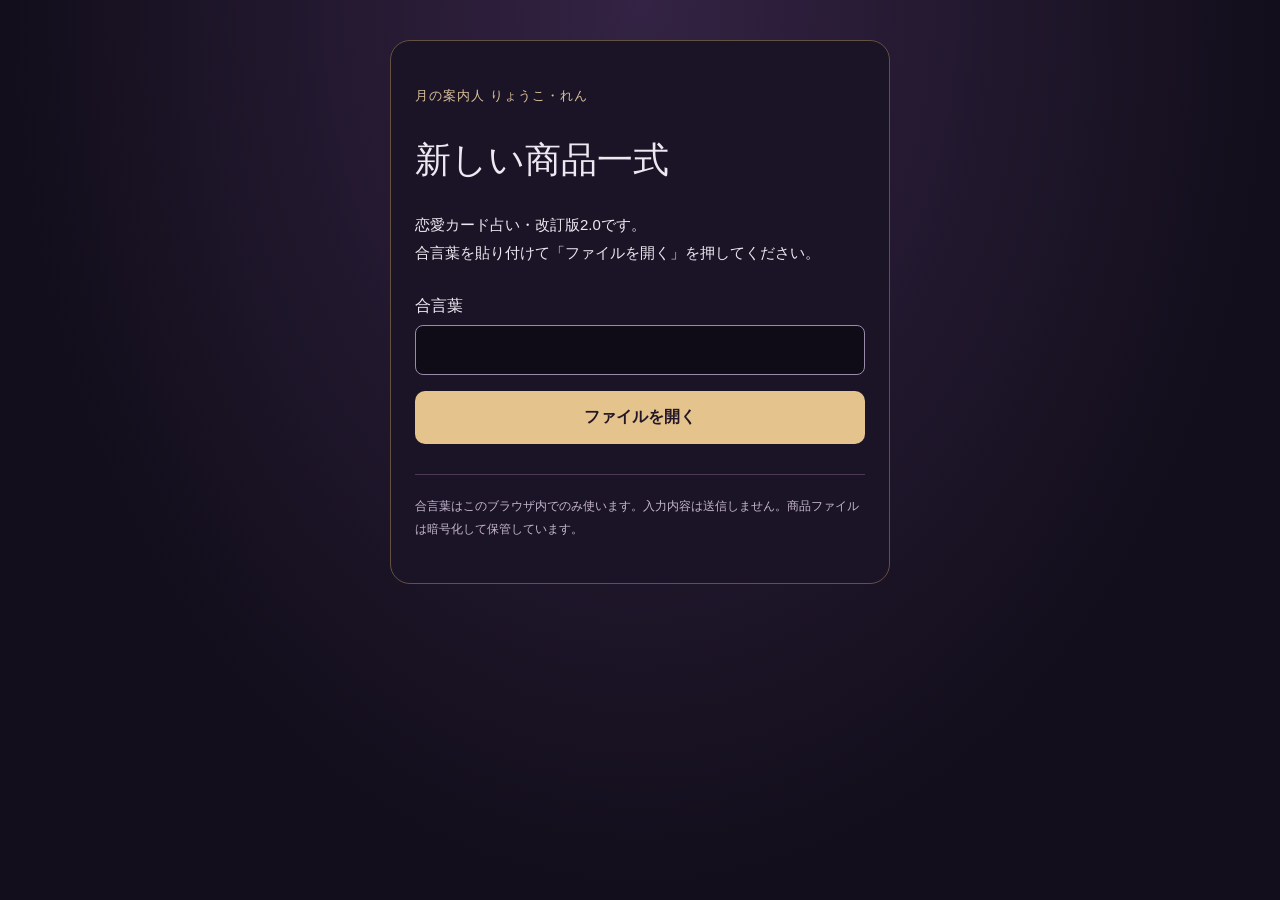
<file: receive-f17b2197d441b537/index.html>
<!doctype html>
<html lang="ja"><head>
<meta charset="utf-8"><meta name="viewport" content="width=device-width,initial-scale=1">
<meta name="robots" content="noindex,nofollow,noarchive"><meta name="referrer" content="no-referrer">
<meta http-equiv="Content-Security-Policy" content="default-src 'self'; script-src 'self'; style-src 'self'; connect-src 'self'; object-src 'none'; base-uri 'none'; form-action 'none'">
<title>新しい商品一式｜恋愛カード占い</title>
<link rel="stylesheet" href="receive.css?v=3"><script src="receive-v3.js" defer></script>
</head><body><main>
<p class="eyebrow">月の案内人 りょうこ・れん</p>
<h1>新しい商品一式</h1>
<p>恋愛カード占い・改訂版2.0です。<br>合言葉を貼り付けて「ファイルを開く」を押してください。</p>
<form id="unlock-form"><label for="passphrase">合言葉</label><input id="passphrase" type="password" autocomplete="off" autocapitalize="none" autocorrect="off" spellcheck="false" required><button id="unlock" type="submit">ファイルを開く</button></form>
<p id="status" role="status" aria-live="polite"></p>
<section id="files" hidden aria-label="保存するファイル">
<a id="kit-save" class="save">一式を保存（ZIP）</a>
<p class="detail">販売用PDF・商品画像・商品名と説明文・差し替え手順の4ファイル入り。保存したZIPを開くと取り出せます。</p>
<details id="listing-fields"><summary>商品名・紹介文を表示する</summary>
<label for="product-title">商品名</label><textarea id="product-title" readonly rows="3">月の案内人｜りょうこ・れんの恋愛カード占い【3段階・各5択／PDF20ページ】</textarea>
<p>価格：<strong>980円</strong></p>
<label for="product-description">商品紹介文</label><textarea id="product-description" readonly rows="12">3枚が導く、これから7日間の恋模様。
りょうこ・れんのオリジナルカード占いです。

今の恋はどんな運気の中にある？
これからの流れと、恋を動かす開運の一手は？
3段階で各5枚から1枚ずつ選び、選んだカードの結果へ進みます。

【占えること】
1枚目：今の恋の現状。追い風・停滞の原因・運を動かす鍵。
2枚目：これから7日間の恋の流れ。1〜2日目・3〜5日目・6〜7日目の目安。
3枚目：開運の一手。連絡の目安・具体的な行動・ラッキーサイン。

各段階で異なる5枚、計15枚を収録。
出会い・片思い・交際中・復縁・曖昧な関係の5つの状況に合わせた補足と、12星座の一言、3枚の読み合わせ例も収録しています。

【無料サンプル】
実際に5枚から選んで、今の恋の運気を占えます。
ブラウザ版：https://teamkitstudio-dev.github.io/ryoko-oracle/shop/sample.html?v=2
PDF版：https://teamkitstudio-dev.github.io/ryoko-oracle/shop/sample.pdf?v=2

【形式】
PDF／日本語／A5縦／全20ページ
カード画像のリンクを押し、対応する結果へ進む形式です。
リンク非対応のPDFアプリや印刷では、掲載ページ番号から結果を探せます。
購入前に無料サンプルで表示と移動をご確認ください。

【ご確認ください】
固定の15枚のカードとオリジナル解釈による占いです。同じ選択なら同じ結果を読みます。自動シャッフル・日替わり生成・入力フォーム・AIチャット・個別相談の機能はありません。
「7日間」は占った日を1日目として読む象徴的な流れで、天体計算や出来事の日付を特定する予測ではありません。星座は一般的な日付区分と象徴による補足です。
娯楽としての占いで、未来・第三者の気持ち・恋愛の結果を保証するものではありません。
人物・カード画像の一部に生成AIを使用しています。
個人でお楽しみください。商品ファイルの再配布・再販売はお控えください。

無料のWeb占いは引き続き使えます。
https://teamkitstudio-dev.github.io/ryoko-oracle/</textarea>
<p class="detail">文章を選択してコピーし、BOOTHの対応する欄へ貼り付けてください。</p>
</details>
<h2>個別に保存する場合</h2>
<a id="book-save" class="save secondary">販売用PDFを保存</a>
<p class="detail">恋愛カード占い／20ページ・約1.2MB<br>BOOTHの「作品ファイル」に登録します。</p>
<a id="cover-save" class="save secondary">商品画像を保存</a>
<p class="detail">りょうこ・れんの二人入り画像。<br>BOOTHの「商品画像」に登録します。</p>
</section>
<p class="privacy">合言葉はこのブラウザ内でのみ使います。入力内容は送信しません。商品ファイルは暗号化して保管しています。</p>
<noscript>ファイルを受け取るにはJavaScriptを有効にしてください。</noscript>
</main></body></html>
</file>
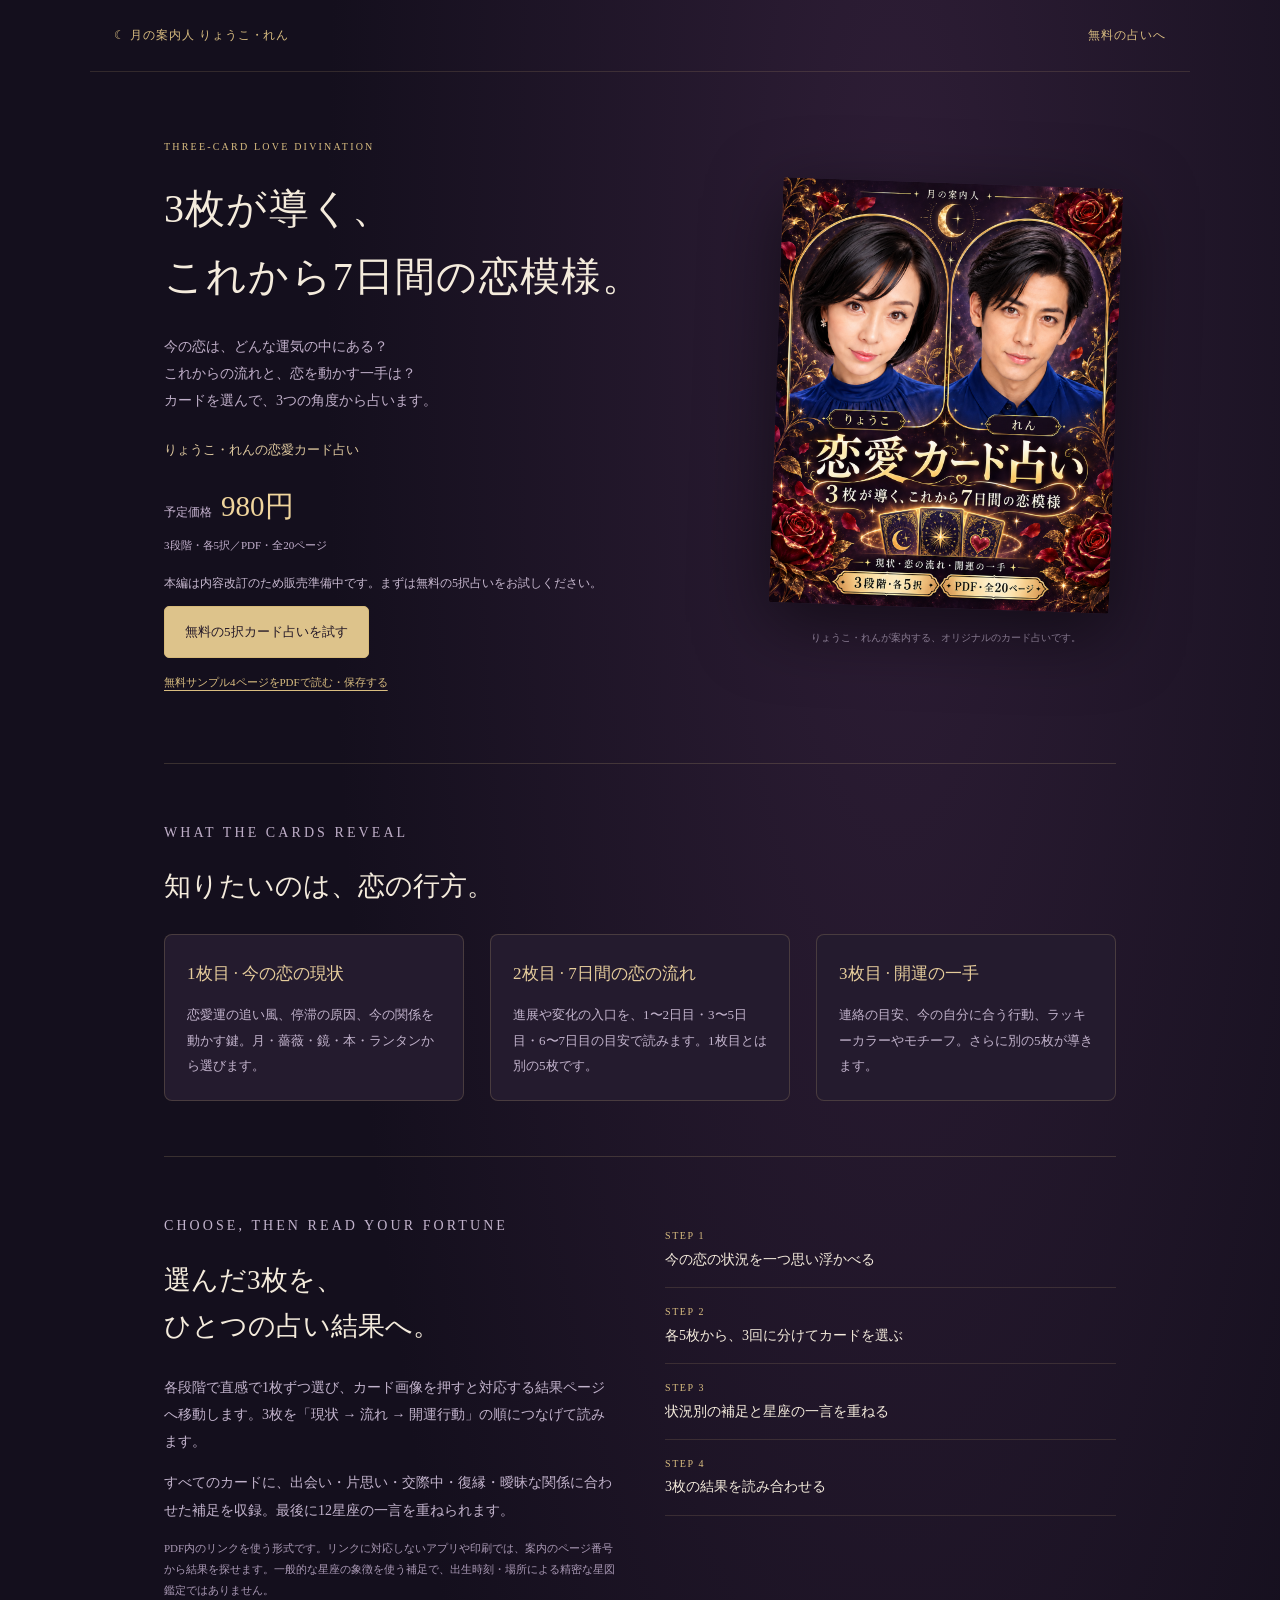
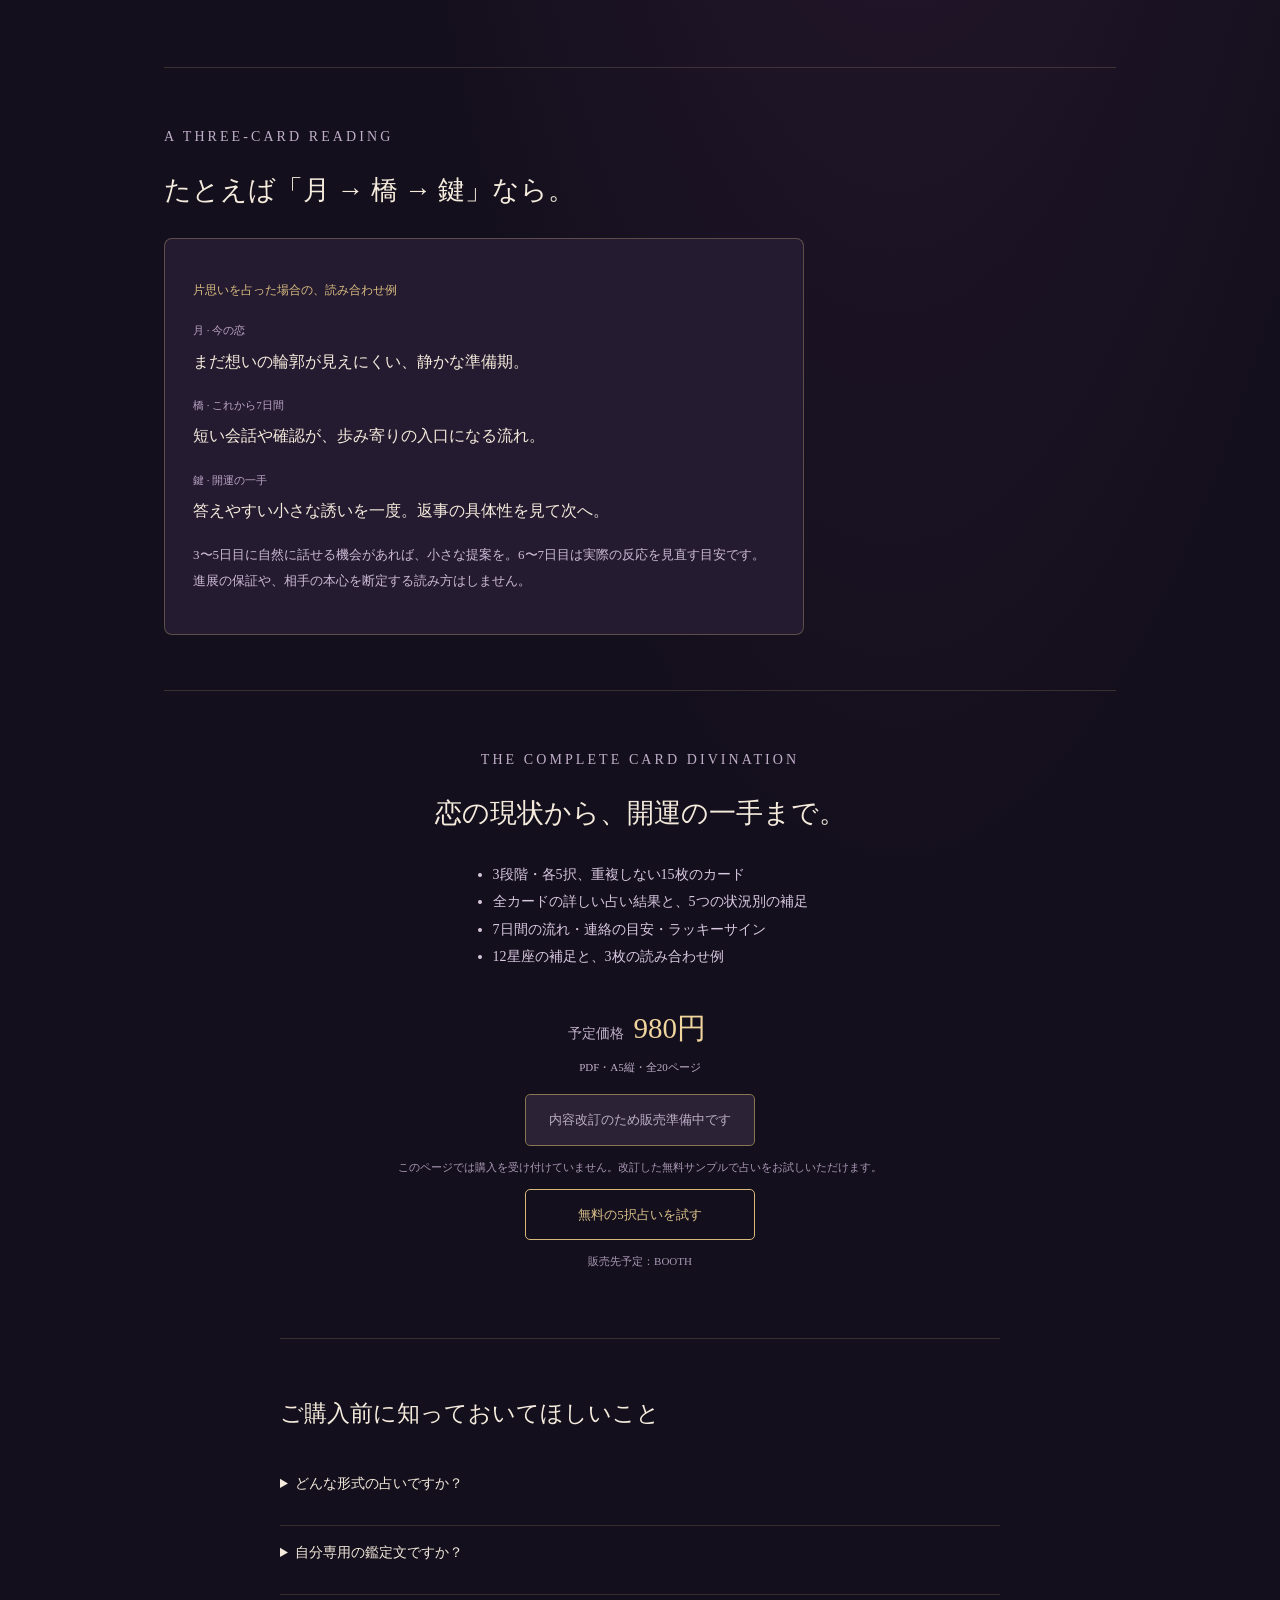
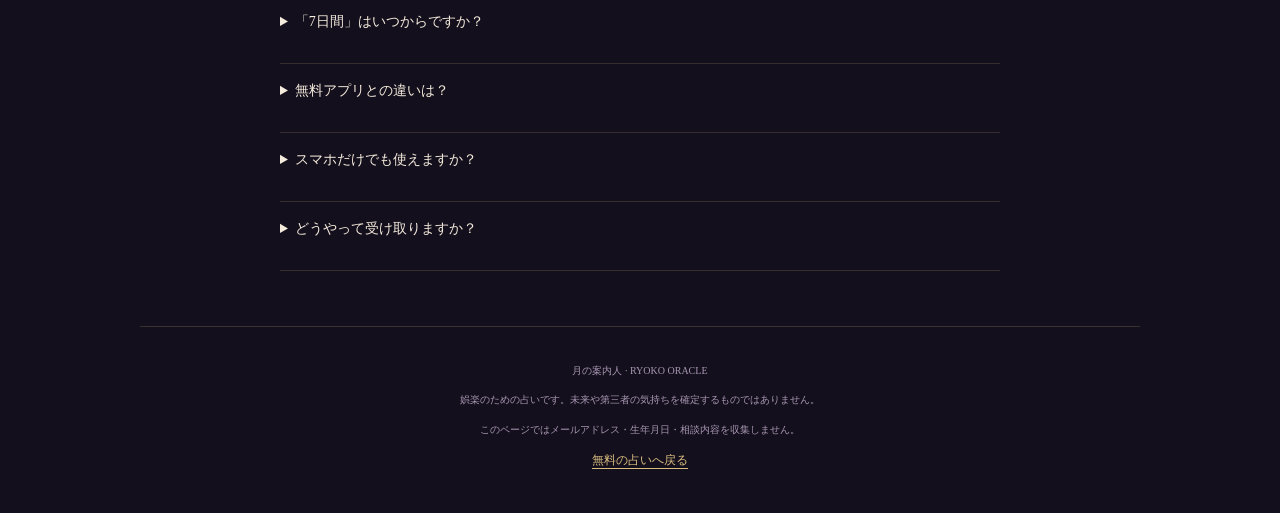
<file: shop/index.html>
<!doctype html>
<html lang="ja"><head><meta charset="utf-8"><meta name="viewport" content="width=device-width,initial-scale=1"><meta name="theme-color" content="#17101f"><meta name="description" content="りょうこ・れんの恋愛カード占い。3段階・各5択から3枚を選び、恋の現状、これから7日間の流れ、開運の一手を読む占いPDF。無料の5択サンプルを試せます。"><title>りょうこ・れんの恋愛カード占い｜月の案内人</title><link rel="stylesheet" href="style.css"><script src="shop.js" defer></script></head>
<body><header class="top"><a href="../index.html">☾ 月の案内人 りょうこ・れん</a><a class="back" href="../index.html">無料の占いへ</a></header><main>
<section class="hero"><div class="hero-copy"><p class="eyebrow">THREE-CARD LOVE DIVINATION</p><h1>3枚が導く、<br>これから7日間の恋模様。</h1><p class="lead">今の恋は、どんな運気の中にある？<br>これからの流れと、恋を動かす一手は？<br>カードを選んで、3つの角度から占います。</p><p class="product-name">りょうこ・れんの恋愛カード占い</p><p class="price" id="price-label">予定価格 <strong>980円</strong><span>3段階・各5択／PDF・全20ページ</span></p><p class="sale-status" id="sale-status" role="status">本編は内容改訂のため販売準備中です。まずは無料の5択占いをお試しください。</p><a class="primary" href="sample.html?v=2">無料の5択カード占いを試す</a><a class="text-link" href="sample.pdf?v=2" download="りょうこ・れんの恋愛カード占い_無料サンプル.pdf">無料サンプル4ページをPDFで読む・保存する</a></div><div class="cover-wrap"><img src="assets/love-oracle-v2.png" alt="りょうこ・れんの恋愛カード占い。3段階・各5択、PDF全20ページ" width="1122" height="1402"><p>りょうこ・れんが案内する、オリジナルのカード占いです。</p></div></section>
<section class="section"><p class="eyebrow">WHAT THE CARDS REVEAL</p><h2>知りたいのは、恋の行方。</h2><div class="three"><article><h3>1枚目 · 今の恋の現状</h3><p>恋愛運の追い風、停滞の原因、今の関係を動かす鍵。月・薔薇・鏡・本・ランタンから選びます。</p></article><article><h3>2枚目 · 7日間の恋の流れ</h3><p>進展や変化の入口を、1〜2日目・3〜5日目・6〜7日目の目安で読みます。1枚目とは別の5枚です。</p></article><article><h3>3枚目 · 開運の一手</h3><p>連絡の目安、今の自分に合う行動、ラッキーカラーやモチーフ。さらに別の5枚が導きます。</p></article></div></section>
<section class="section book-section"><div><p class="eyebrow">CHOOSE, THEN READ YOUR FORTUNE</p><h2>選んだ3枚を、<br>ひとつの占い結果へ。</h2><p>各段階で直感で1枚ずつ選び、カード画像を押すと対応する結果ページへ移動します。3枚を「現状 → 流れ → 開運行動」の順につなげて読みます。</p><p>すべてのカードに、出会い・片思い・交際中・復縁・曖昧な関係に合わせた補足を収録。最後に12星座の一言を重ねられます。</p><p class="note">PDF内のリンクを使う形式です。リンクに対応しないアプリや印刷では、案内のページ番号から結果を探せます。一般的な星座の象徴を使う補足で、出生時刻・場所による精密な星図鑑定ではありません。</p></div><ol class="days"><li><span>STEP 1</span>今の恋の状況を一つ思い浮かべる</li><li><span>STEP 2</span>各5枚から、3回に分けてカードを選ぶ</li><li><span>STEP 3</span>状況別の補足と星座の一言を重ねる</li><li><span>STEP 4</span>3枚の結果を読み合わせる</li></ol></section>
<section class="section"><p class="eyebrow">A THREE-CARD READING</p><h2>たとえば「月 → 橋 → 鍵」なら。</h2><div class="example"><p class="example-title">片思いを占った場合の、読み合わせ例</p><dl><dt>月 · 今の恋</dt><dd>まだ想いの輪郭が見えにくい、静かな準備期。</dd><dt>橋 · これから7日間</dt><dd>短い会話や確認が、歩み寄りの入口になる流れ。</dd><dt>鍵 · 開運の一手</dt><dd>答えやすい小さな誘いを一度。返事の具体性を見て次へ。</dd></dl><p>3〜5日目に自然に話せる機会があれば、小さな提案を。6〜7日目は実際の反応を見直す目安です。進展の保証や、相手の本心を断定する読み方はしません。</p></div></section>
<section class="section offer" aria-labelledby="offer-title"><p class="eyebrow">THE COMPLETE CARD DIVINATION</p><h2 id="offer-title">恋の現状から、開運の一手まで。</h2><ul><li>3段階・各5択、重複しない15枚のカード</li><li>全カードの詳しい占い結果と、5つの状況別の補足</li><li>7日間の流れ・連絡の目安・ラッキーサイン</li><li>12星座の補足と、3枚の読み合わせ例</li></ul><p class="price" id="offer-price">予定価格 <strong>980円</strong><span>PDF・A5縦・全20ページ</span></p><a class="primary" id="buy-button" hidden rel="noopener noreferrer" target="_blank">BOOTHで商品を購入する</a><button class="primary preparing" id="preparing-button" type="button" disabled>内容改訂のため販売準備中です</button><p class="note" id="delivery-note">このページでは購入を受け付けていません。改訂した無料サンプルで占いをお試しいただけます。</p><a class="secondary" href="sample.html?v=2">無料の5択占いを試す</a><p class="note">販売先予定：BOOTH</p></section>
<section class="section faq"><h2>ご購入前に知っておいてほしいこと</h2><details><summary>どんな形式の占いですか？</summary><p>15枚のオリジナルカードと固定の解釈を収録したPDFです。3段階で1枚ずつ選び、対応する結果へ移動して読み合わせます。同じ選択なら同じ解釈です。シャッフルや日替わり生成、入力フォームはありません。</p></details><details><summary>自分専用の鑑定文ですか？</summary><p>選んだカードや恋の状況に応じて読み分ける形式です。新しい文章を個別に作るAIチャットや、実在の占い師が相談を受ける個別鑑定ではありません。人物・カード画像の一部に生成AIを使用しています。</p></details><details><summary>「7日間」はいつからですか？</summary><p>占った日を1日目として読む、象徴的な運気の流れです。天体計算や出来事の日付を特定する予測ではありません。未来や第三者の気持ち、恋愛の結果を保証するものではなく、娯楽としてお楽しみください。</p></details><details><summary>無料アプリとの違いは？</summary><p>無料アプリでは、恋愛・仕事・金運・総合のカード占いと、生年月日による日替わり運勢を楽しめます。この商品は恋愛に絞った別の占いPDFで、段階ごとに役割の異なるカードと詳しい解釈、7日間の流れ、開運の一手を収録しています。アプリは引き続き無料です。</p></details><details><summary>スマホだけでも使えますか？</summary><p>PDFが読める端末で使えます。リンクの動きはアプリによって異なるため、4ページの無料サンプルで表示と移動をご確認ください。ブラウザ版サンプルでも5択の現状占いを試せます。</p></details><details><summary>どうやって受け取りますか？</summary><p>改訂版の登録完了後、BOOTHのダウンロード商品として販売する予定です。現在このページは販売準備中です。購入・決済・受け取りの条件は、販売開始後のBOOTH商品ページでご確認ください。</p></details></section>
</main><footer><p>月の案内人 · RYOKO ORACLE</p><p>娯楽のための占いです。未来や第三者の気持ちを確定するものではありません。</p><p>このページではメールアドレス・生年月日・相談内容を収集しません。</p><a href="../index.html">無料の占いへ戻る</a></footer></body></html>
</file>
<file: receive-f17b2197d441b537/receive.css>
:root{color-scheme:dark;font-family:-apple-system,BlinkMacSystemFont,"Noto Sans JP",sans-serif;color:#eee8f2;background:#120e1b}*{box-sizing:border-box}body{margin:0;padding:40px 20px;background:radial-gradient(ellipse at 50% 0,#342344,transparent 70%);min-height:100svh}main{max-width:500px;margin:auto;padding:30px 24px;border:1px solid #645140;border-radius:20px;background:#1b1426}.eyebrow{font-size:13px;color:#dac09a;letter-spacing:.08em}h1{font-family:serif;font-size:clamp(27px,7vw,36px);font-weight:500;line-height:1.5}p{font-size:15px;line-height:1.9}label{display:block;margin:28px 0 8px}input{width:100%;min-height:50px;padding:12px;font:inherit;font-size:18px;background:#100c17;border:1px solid #9c8aab;border-radius:8px;color:#fff}input:focus-visible,button:focus-visible,a:focus-visible{outline:3px solid #f1d497;outline-offset:4px}button,.save{width:100%;display:block;padding:16px;margin-top:16px;border:0;border-radius:10px;font:inherit;font-weight:700;text-align:center;text-decoration:none;color:#231727;background:#e5c38d;cursor:pointer}button:disabled{opacity:.65;cursor:wait}.secondary{background:#392b49;color:#f1e6fa;border:1px solid #8b739d}.detail,.privacy{font-size:12px;color:#c5b7ce}.privacy{margin-top:30px;border-top:1px solid #4a3a56;padding-top:20px}#status{overflow-wrap:anywhere}#files{margin-top:24px}[hidden]{display:none!important}@media(max-width:390px){body{padding:20px 12px}main{padding:24px 18px}}

h2{font-size:18px;font-weight:500;margin-top:28px}details{margin:24px 0;padding:16px 0;border-block:1px solid #645140}summary{cursor:pointer;line-height:1.8}textarea{display:block;width:100%;max-width:100%;padding:12px;border:1px solid #9c8aab;border-radius:8px;background:#100c17;color:#fff;font:14px/1.8 sans-serif;resize:vertical}textarea:focus-visible,summary:focus-visible{outline:3px solid #f1d497;outline-offset:4px}
</file>
<file: shop/style.css>
:root{color-scheme:dark;--gold:#d9bd80;--ink:#f4ebdc;--muted:#c0afc9}*{box-sizing:border-box}body{margin:0;background:radial-gradient(ellipse at 70% 8%,#452a4c88,transparent 45%),#140f1d;color:var(--ink);font-family:"Yu Mincho","Hiragino Mincho ProN",serif;line-height:1.95}a{color:var(--gold);text-underline-offset:4px}a:focus-visible,button:focus-visible,summary:focus-visible{outline:2px solid #ffe3a3;outline-offset:5px}[hidden]{display:none!important}.top{max-width:1100px;padding:24px;margin:auto;display:flex;justify-content:space-between;gap:20px;border-bottom:1px solid #d9bd8026;font-size:12px}.top>a{text-decoration:none;letter-spacing:.08em}.back{white-space:nowrap}main{max-width:1000px;margin:auto;padding:0 24px}.hero{display:grid;grid-template-columns:minmax(0,1.3fr) minmax(0,.8fr);gap:60px;align-items:center;padding:65px 0 70px}.eyebrow{font-size:10px;letter-spacing:.22em;color:var(--gold);margin:0 0 18px}h1,h2,h3{font-weight:400}h1{font-size:clamp(27px,3.5vw,40px);line-height:1.7;letter-spacing:.03em;margin:0 0 22px}h2{font-size:27px;line-height:1.7;margin:0 0 24px;text-wrap:balance}h3{font-size:17px;color:#e5cc9b;margin:0 0 12px}.lead{font-size:14px;color:var(--muted);margin:0 0 22px}.product-name{font-size:13px;color:#dfc99f;margin:0}.price{font-size:12px;color:#c5b2cf;margin:16px 0}.price strong{font-size:29px;color:#f0d59d;font-weight:400;margin:0 6px}.price span{display:block;font-size:11px}.sale-status{font-size:12px;color:#c9bad1;line-height:1.85}.primary,.secondary{display:inline-flex;align-items:center;justify-content:center;text-align:center;min-height:50px;padding:13px 20px;border:1px solid #d6b979;border-radius:5px;text-decoration:none;font-family:inherit;font-size:13px;line-height:1.8}.primary{background:#ddc38b;color:#211626;font-family:inherit;max-width:100%}.secondary{background:transparent;color:#ddc38b;font-size:13px}.primary:hover{filter:brightness(1.08)}.preparing{background:#2b2236;color:#bdafc7;border-color:#897550;cursor:default;font-family:inherit;font-size:13px}.text-link{font-size:11px;display:block;margin-top:14px}.cover-wrap img{width:100%;height:auto;display:block;border-radius:3px;box-shadow:0 20px 70px #0008;transform:rotate(2deg)}.cover-wrap p{font-size:10px;color:#a998b4;text-align:center;margin:20px 0 0}.section{border-top:1px solid #d9bd8030;padding:55px 0}.section>p{font-size:14px;color:var(--muted)}.three{display:grid;grid-template-columns:repeat(3,minmax(0,1fr));gap:26px}.three article{background:#241b2e;border:1px solid #d9bd8033;border-radius:8px;padding:22px}.three p{font-size:13px;color:#c2b3cc;margin:0}.book-section{display:grid;grid-template-columns:minmax(0,1fr) minmax(0,1fr);gap:50px}.book-section p{font-size:14px;color:#c2b3cc}.days{list-style:none;margin:0;padding:0}.days li{font-size:14px;border-bottom:1px solid #d9bd8026;padding:14px 0}.days span{display:block;color:var(--gold);font-size:10px;letter-spacing:.16em}.note{font-size:11px!important;color:#aa99b5!important;line-height:1.9}.example{max-width:640px;padding:28px;background:#251b30;border:1px solid #d9bd8050;border-radius:8px}.example-title{font-size:12px;color:#d9bd80}.example dt{font-size:11px;color:#bba3c5;margin-top:18px}.example dd{margin:4px 0;font-size:16px}.example>p:last-child{font-size:13px;color:#cbbad4}.offer{text-align:center}.offer ul{display:inline-block;text-align:left;padding-left:20px;font-size:14px;color:#d8c8e0;margin:0 0 14px}.offer .primary,.offer .secondary{min-width:230px}.faq{max-width:720px;margin:auto}.faq h2{font-size:23px}.faq details{border-bottom:1px solid #d9bd802c;padding:14px 0}.faq summary{cursor:pointer;font-size:14px;min-height:40px;line-height:1.9}.faq details p{font-size:13px;color:#b9a8c4;padding:0 0 0 14px;line-height:2}footer{max-width:1000px;margin:auto;padding:24px 24px 40px;text-align:center;border-top:1px solid #d9bd8030;color:#a797b2;font-size:10px}footer a{font-size:12px}button,a,summary{-webkit-tap-highlight-color:#d9bd8033}@media(max-width:680px){.top{padding:18px 20px;font-size:10px;gap:12px}main{padding:0 20px}.hero{grid-template-columns:minmax(0,1fr);gap:35px;padding:35px 0 40px}.hero-copy{order:1}.cover-wrap{order:0;width:100%;max-width:280px;margin:auto}.cover-wrap img{transform:none}.cover-wrap p{display:none}h1{font-size:27px;line-height:1.65}h2{font-size:23px}.hero .primary{width:100%;font-size:12px}.three{grid-template-columns:minmax(0,1fr);gap:12px}.three article{padding:20px}.book-section{grid-template-columns:minmax(0,1fr);gap:18px}.section{padding:35px 0}.example{padding:22px}.offer .primary,.offer .secondary{width:100%;min-width:0}.price strong{font-size:28px}.days li{font-size:13px}}@media(prefers-reduced-motion:reduce){*{scroll-behavior:auto!important}}
</file>
